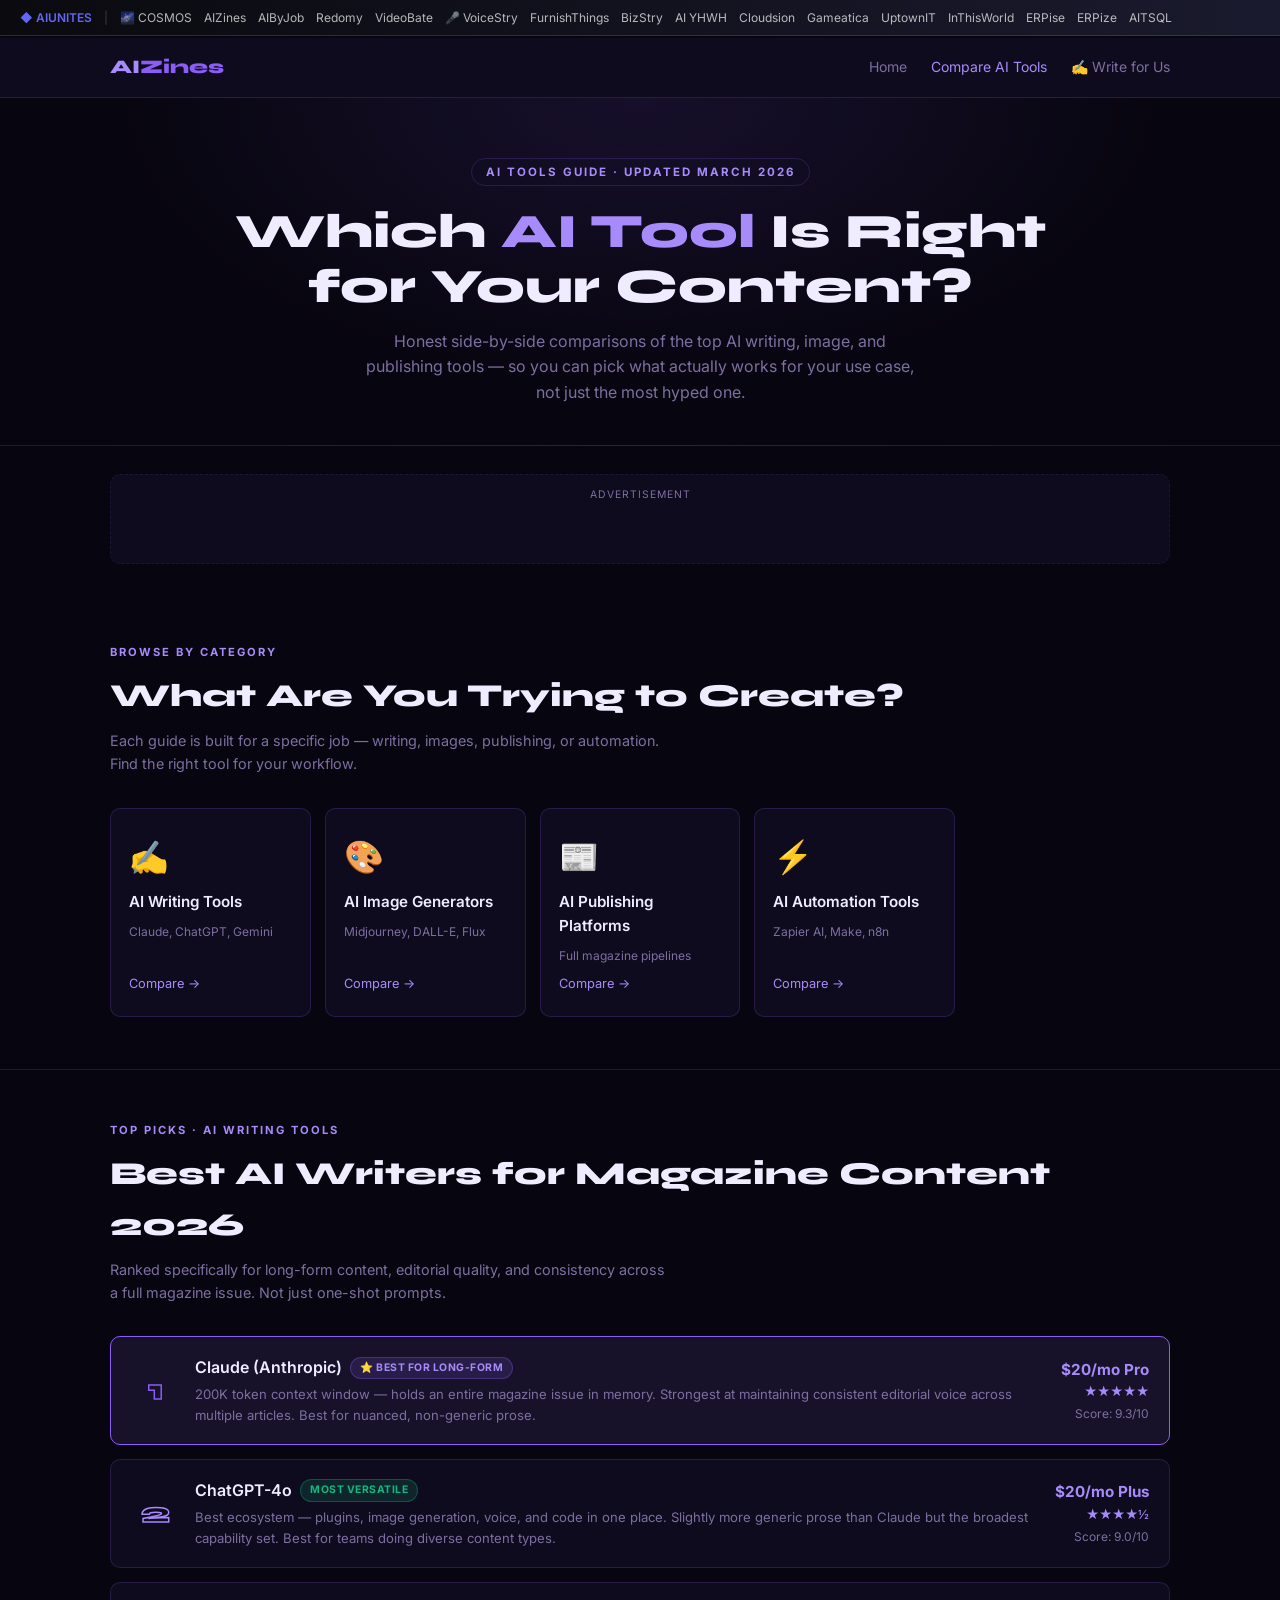
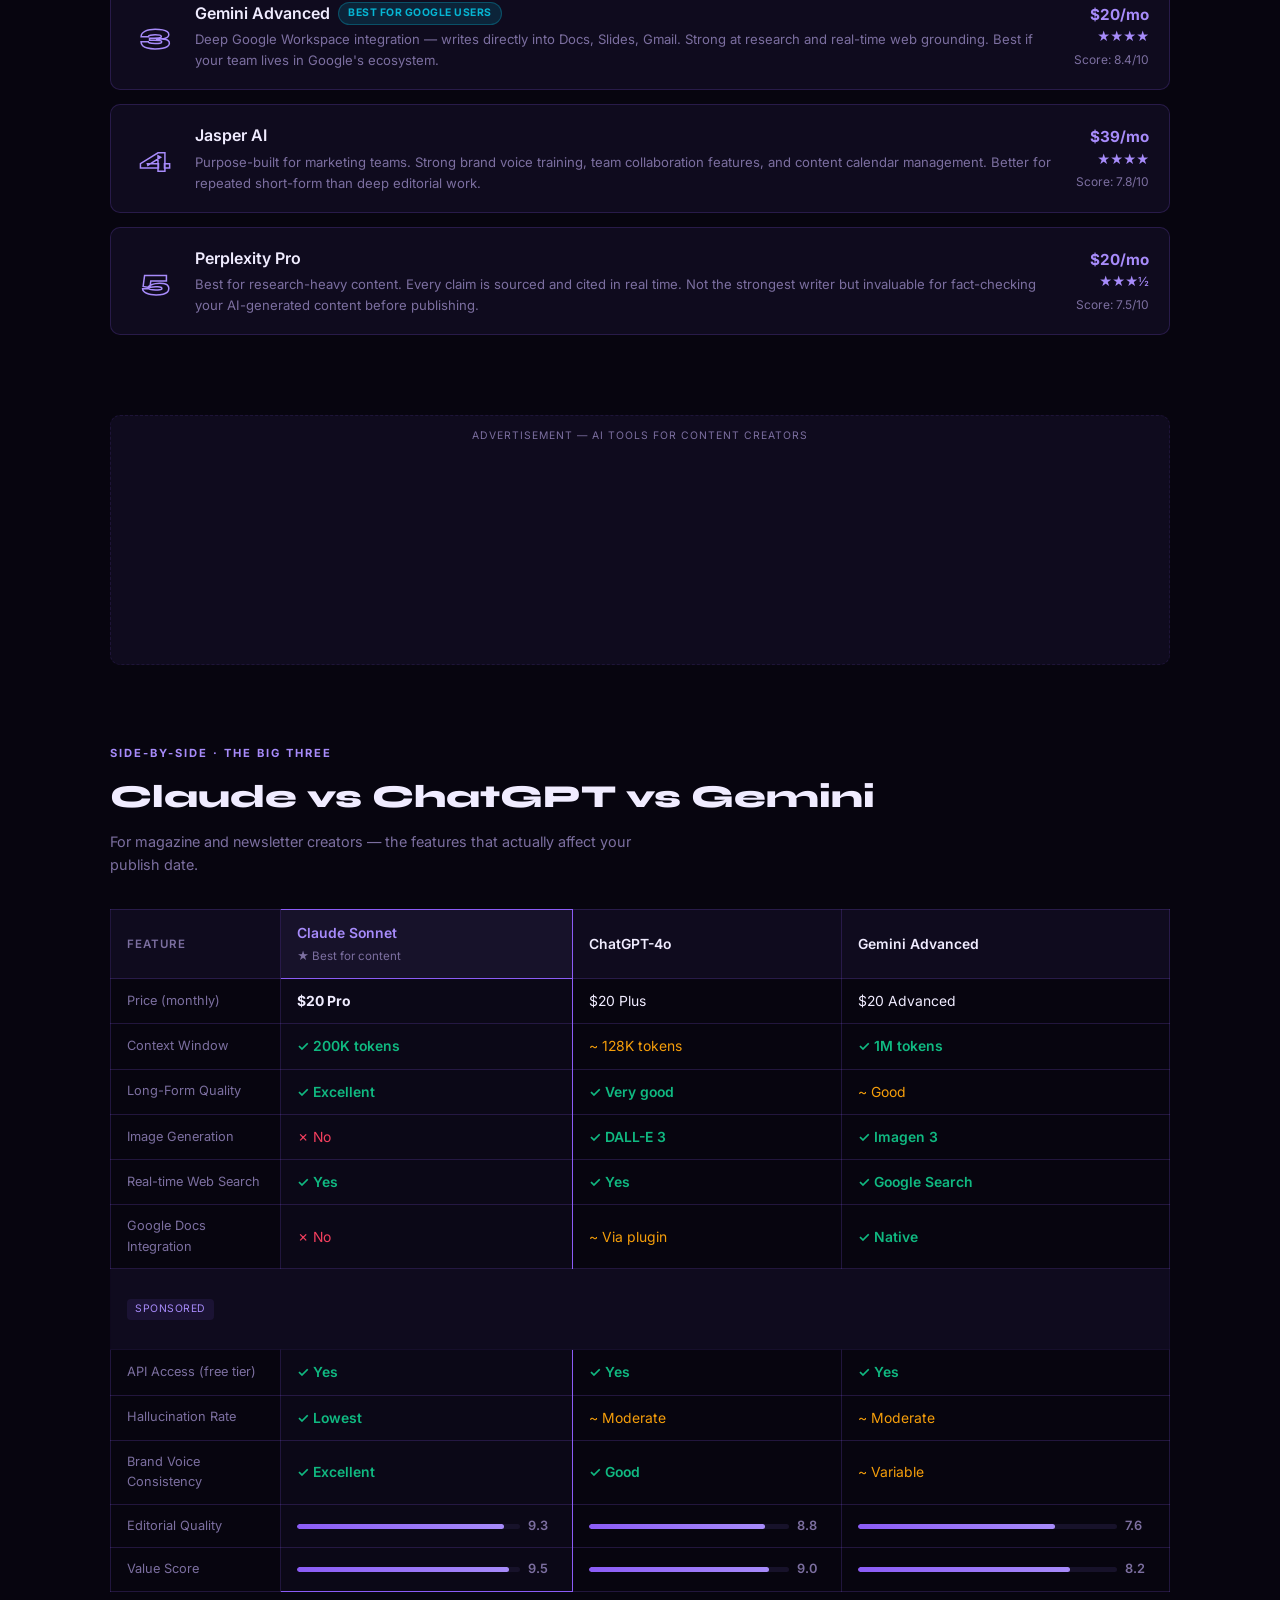
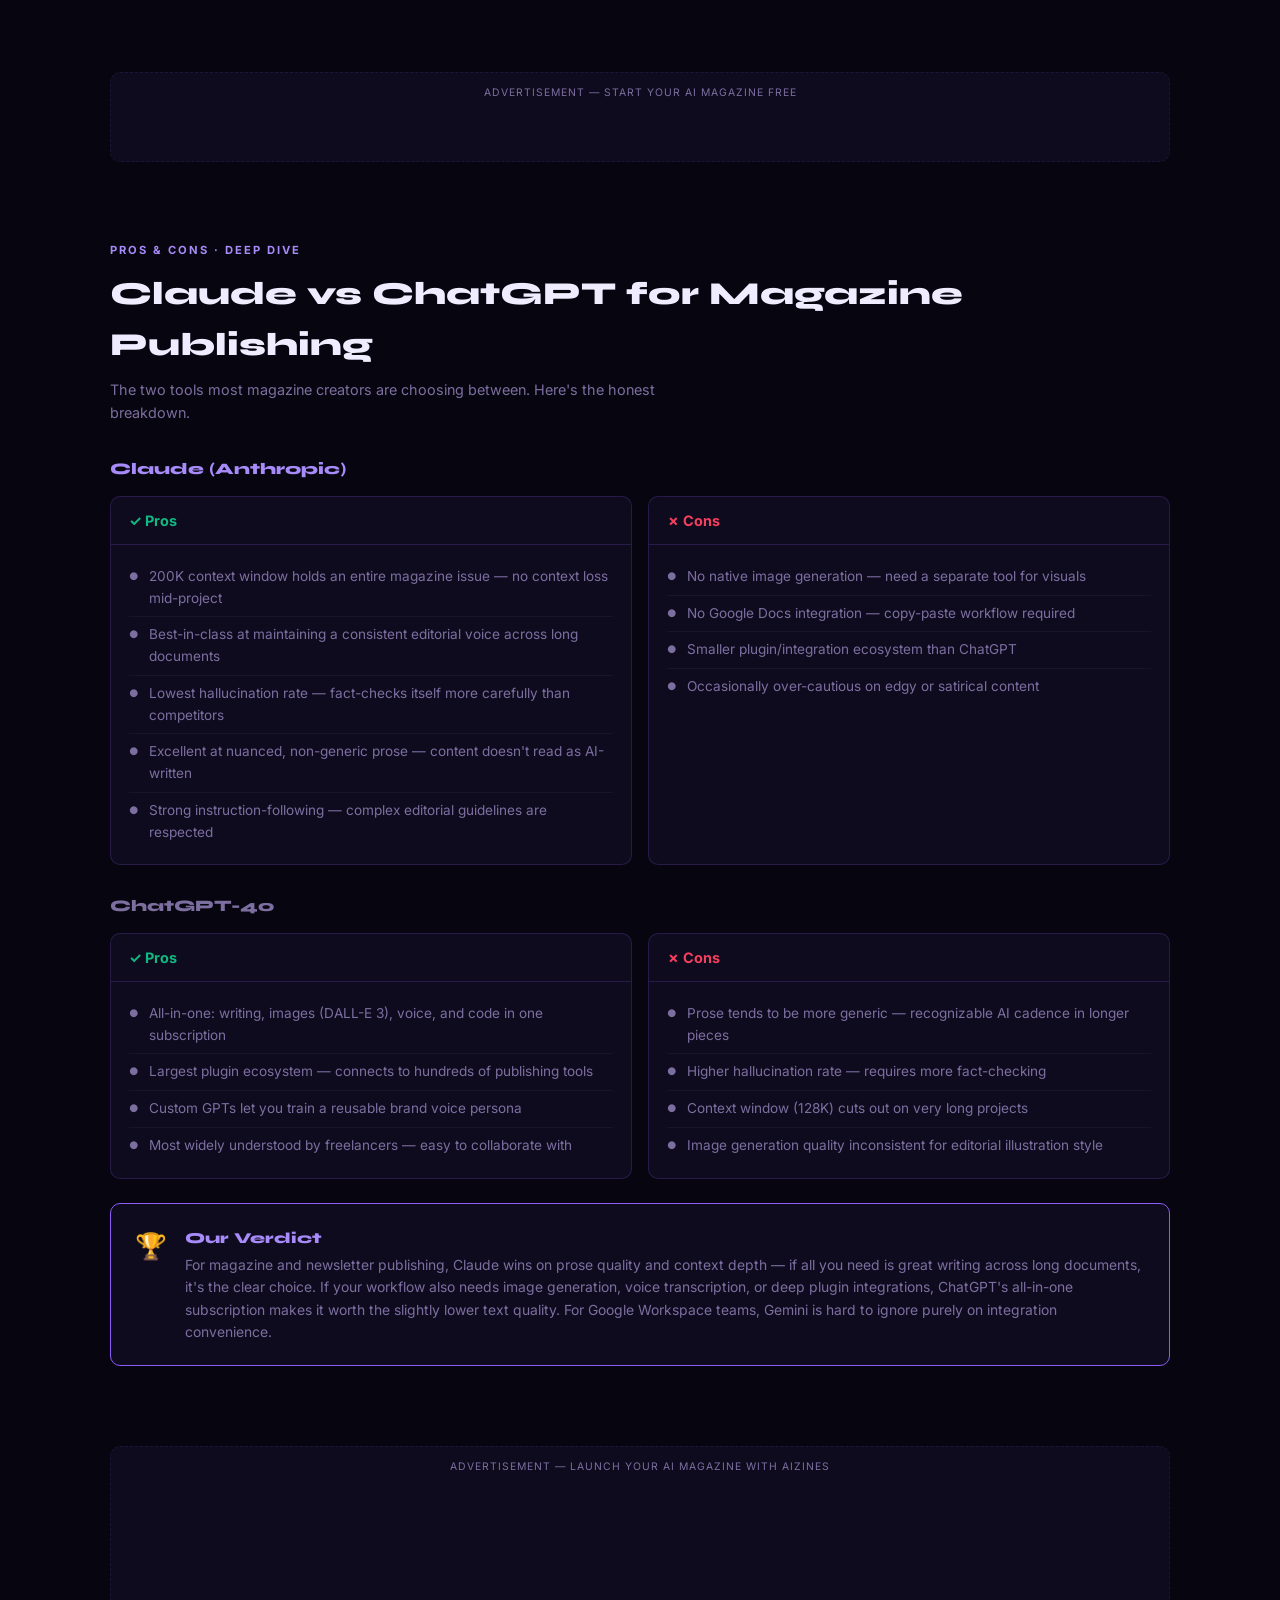
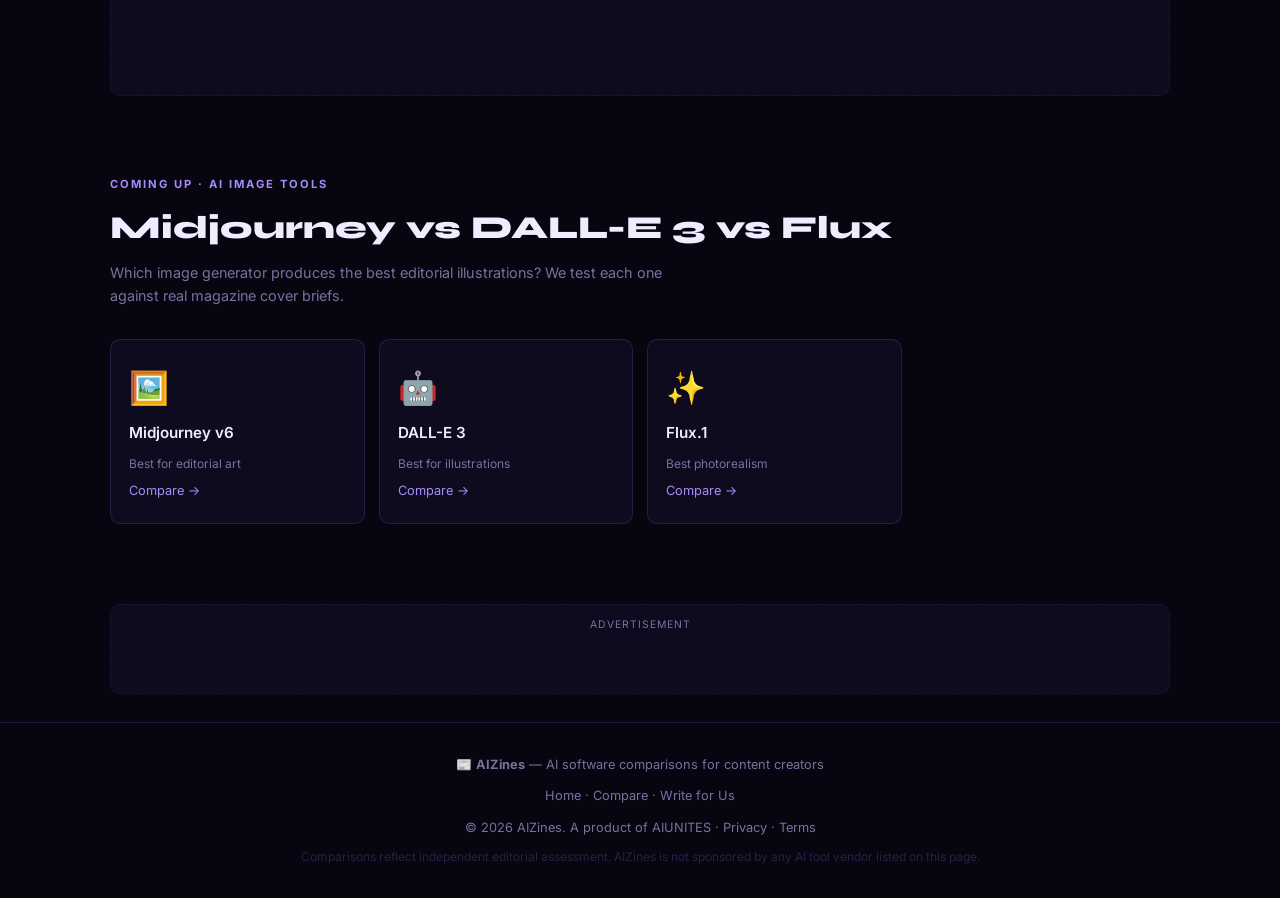
<file: compare.html>
﻿<!DOCTYPE html>
<html lang="en">
<head>
  <meta charset="UTF-8">
  <meta name="viewport" content="width=device-width, initial-scale=1.0">
  <title>Best AI Writing & Content Tools Compared 2026 | AIZines</title>
  <meta name="description" content="Expert AI software comparisons for 2026. Claude vs ChatGPT vs Gemini — side-by-side breakdowns for content creators, magazine publishers, and business users.">
  <meta name="robots" content="index, follow">
  
  <script async src="https://pagead2.googlesyndication.com/pagead/js/adsbygoogle.js?client=ca-pub-4573596965267859" crossorigin="anonymous"></script>
  <link rel="preconnect" href="https://fonts.googleapis.com">
  <link href="https://fonts.googleapis.com/css2?family=Syne:wght@600;700;800&family=Space+Mono:wght@400;700&family=Inter:wght@400;500;600&display=swap" rel="stylesheet">
  <style>
    :root{--bg:#07050f;--bg2:#0f0b1e;--bg3:#17122a;--border:rgba(139,92,246,0.2);--accent:#8b5cf6;--accent2:#a78bfa;--green:#10b981;--red:#f43f5e;--amber:#f59e0b;--cyan:#06b6d4;--text:#f0ecff;--text2:#7c6fa0;--radius:10px}
    *{margin:0;padding:0;box-sizing:border-box}
    body{font-family:'Inter',sans-serif;background:var(--bg);color:var(--text);line-height:1.6;padding-top:36px!important}
    a{color:var(--accent2);text-decoration:none}a:hover{color:#fff}
    @media(hover:hover) and (pointer:fine){}
    .container{max-width:1100px;margin:0 auto;padding:0 20px}
    .site-nav{background:var(--bg2);border-bottom:1px solid var(--border);padding:14px 0;position:sticky;top:33px;z-index:99}
    .site-nav .container{display:flex;align-items:center;justify-content:space-between}
    .nav-logo{font-family:'Syne',sans-serif;font-size:1.2rem;color:var(--accent2);font-weight:800}
    .nav-logo span{color:var(--accent)}
    .nav-links{display:flex;gap:24px;font-size:0.875rem}.nav-links a{color:var(--text2);transition:color .2s}.nav-links a:hover,.nav-links a.active{color:var(--accent2)}
    @media(max-width:640px){.nav-links{display:none}}
    .hero{padding:60px 0 40px;background:radial-gradient(ellipse at 50% 0%,rgba(139,92,246,0.12) 0%,transparent 60%);border-bottom:1px solid var(--border);text-align:center}
    .hero-eyebrow{display:inline-block;font-size:0.72rem;font-weight:700;letter-spacing:2px;text-transform:uppercase;color:var(--accent2);border:1px solid var(--border);padding:4px 14px;border-radius:20px;margin-bottom:18px}
    .hero h1{font-family:'Syne',sans-serif;font-size:clamp(2rem,5vw,3rem);font-weight:800;line-height:1.15;margin-bottom:14px}.hero h1 span{color:var(--accent2)}
    .hero p{color:var(--text2);font-size:1rem;max-width:560px;margin:0 auto}
    .ad-slot{background:var(--bg2);border:1px dashed rgba(139,92,246,0.12);border-radius:var(--radius);padding:12px;text-align:center;margin:28px 0}
    .ad-slot-label{font-size:0.65rem;color:var(--text2);text-transform:uppercase;letter-spacing:1px;margin-bottom:6px}
    .ad-leaderboard{min-height:90px}.ad-rectangle{min-height:250px}.ad-inline{min-height:90px}
    .section{padding:52px 0}.section+.section{border-top:1px solid var(--border)}
    .section-label{font-size:0.7rem;font-weight:700;letter-spacing:2px;text-transform:uppercase;color:var(--accent2);margin-bottom:8px}
    .section-title{font-family:'Syne',sans-serif;font-size:clamp(1.4rem,3vw,2rem);font-weight:800;margin-bottom:8px}.section-sub{color:var(--text2);font-size:0.9rem;margin-bottom:32px;max-width:560px}
    .category-grid{display:grid;grid-template-columns:repeat(auto-fill,minmax(190px,1fr));gap:14px}
    .category-card{background:var(--bg2);border:1px solid var(--border);border-radius:var(--radius);padding:22px 18px;transition:all .2s;text-decoration:none;display:flex;flex-direction:column;gap:8px}
    .category-card:hover{border-color:var(--accent2);background:var(--bg3);transform:translateY(-2px)}
    .category-icon{font-size:2rem}.category-name{font-weight:600;font-size:0.95rem;color:var(--text)}.category-count{font-size:0.75rem;color:var(--text2)}.category-arrow{font-size:0.8rem;color:var(--accent2);margin-top:auto}
    .top5-list{display:flex;flex-direction:column;gap:14px}
    .top5-item{background:var(--bg2);border:1px solid var(--border);border-radius:var(--radius);padding:18px 20px;display:grid;grid-template-columns:48px 1fr auto;align-items:center;gap:16px;transition:border-color .2s}
    .top5-item:hover{border-color:var(--accent2)}.top5-item.top-pick{border-color:var(--accent);background:var(--bg3)}
    .top5-rank{font-family:'Syne',sans-serif;font-size:1.8rem;font-weight:800;color:transparent;-webkit-text-stroke:1.5px var(--accent2);text-align:center;line-height:1}.top5-item.top-pick .top5-rank{-webkit-text-stroke-color:var(--accent)}
    .top5-name{font-weight:600;font-size:1rem;color:var(--text);margin-bottom:3px;display:flex;align-items:center;gap:8px;flex-wrap:wrap}
    .top5-desc{font-size:0.82rem;color:var(--text2)}.top5-meta{text-align:right;flex-shrink:0}
    .top5-price{font-weight:700;font-size:0.95rem;color:var(--accent2)}.top5-score{font-size:0.75rem;color:var(--text2);margin-top:2px}
    .stars{color:var(--accent2);font-size:0.8rem}
    .badge{display:inline-block;padding:2px 9px;border-radius:20px;font-size:0.65rem;font-weight:700;letter-spacing:.5px}
    .badge-accent{background:rgba(139,92,246,.15);color:var(--accent2);border:1px solid rgba(139,92,246,.3)}
    .badge-green{background:rgba(16,185,129,.15);color:var(--green);border:1px solid rgba(16,185,129,.3)}
    .badge-cyan{background:rgba(6,182,212,.15);color:var(--cyan);border:1px solid rgba(6,182,212,.3)}
    @media(max-width:640px){.top5-item{grid-template-columns:40px 1fr}.top5-meta{display:none}}
    .compare-wrap{overflow-x:auto;-webkit-overflow-scrolling:touch}
    .compare-table{width:100%;border-collapse:collapse;min-width:620px;font-size:0.87rem}
    .compare-table th{background:var(--bg2);border:1px solid var(--border);padding:12px 16px;font-weight:600;text-align:left}
    .compare-table th.highlight{background:var(--bg3);border-color:var(--accent);color:var(--accent2)}
    .compare-table th.col-label{width:170px;color:var(--text2);font-size:0.72rem;letter-spacing:1px;text-transform:uppercase}
    .compare-table td{border:1px solid var(--border);padding:11px 16px;vertical-align:middle}
    .compare-table td.highlight{border-left-color:var(--accent);border-right-color:var(--accent);background:rgba(139,92,246,.03)}
    .compare-table tr:last-child td.highlight{border-bottom-color:var(--accent)}
    .cell-yes{color:var(--green);font-weight:600}.cell-no{color:var(--red)}.cell-maybe{color:var(--amber)}.cell-label{color:var(--text2);font-size:0.8rem}
    .score-bar{display:flex;align-items:center;gap:8px}.score-track{flex:1;height:5px;background:var(--bg3);border-radius:3px;overflow:hidden}
    .score-fill{height:100%;border-radius:3px;background:linear-gradient(90deg,var(--accent),var(--accent2))}.score-num{font-size:0.8rem;font-weight:600;min-width:28px;color:var(--text2)}
    .ad-table-row td{background:var(--bg2);border-color:rgba(139,92,246,.06)!important;padding:10px 16px}
    .ad-table-inner{display:flex;align-items:center;gap:12px;font-size:0.75rem;color:var(--text2)}
    .ad-table-label{background:rgba(139,92,246,.1);color:var(--accent2);padding:2px 8px;border-radius:4px;font-size:0.65rem;letter-spacing:.5px;text-transform:uppercase;flex-shrink:0}
    .proscons-grid{display:grid;grid-template-columns:repeat(auto-fit,minmax(280px,1fr));gap:16px}
    .proscons-card{background:var(--bg2);border:1px solid var(--border);border-radius:var(--radius);overflow:hidden}
    .proscons-header{padding:12px 18px;font-weight:700;font-size:0.9rem;border-bottom:1px solid var(--border)}
    .proscons-header.pros{color:var(--green)}.proscons-header.cons{color:var(--red)}
    .proscons-body{padding:14px 18px}
    .proscons-item{display:flex;align-items:flex-start;gap:10px;padding:7px 0;font-size:0.85rem;border-bottom:1px solid rgba(255,255,255,0.04);color:var(--text2)}
    .proscons-item:last-child{border-bottom:none}.proscons-bullet{flex-shrink:0;margin-top:3px;font-size:0.65rem}
    .pros .proscons-bullet{color:var(--green)}.cons .proscons-bullet{color:var(--red)}
    .verdict{background:var(--bg2);border:1px solid var(--accent);border-radius:var(--radius);padding:22px 24px;margin-top:24px;display:flex;gap:18px;align-items:flex-start}
    .verdict-icon{font-size:1.6rem;flex-shrink:0}.verdict-title{font-family:'Syne',sans-serif;font-weight:800;font-size:0.95rem;color:var(--accent2);margin-bottom:4px}
    .verdict-text{font-size:0.87rem;color:var(--text2);line-height:1.6}
    footer{border-top:1px solid var(--border);padding:32px 0;text-align:center;color:var(--text2);font-size:0.8rem}
    footer a{color:var(--text2)}footer a:hover{color:var(--accent2)}
  </style>
<script async src="https://www.googletagmanager.com/gtag/js?id=G-VP15KRLV6P"></script><script>window.dataLayer=window.dataLayer||[];function gtag(){dataLayer.push(arguments);}gtag('js',new Date());gtag('config','G-VP15KRLV6P');</script><link rel="canonical" href="https://aizines.com/compare.html"><meta property="og:image" content="https://aiunites.github.io/aizines-app/images/og-image.png"><meta property="og:image:width" content="1200"><meta property="og:image:height" content="630"><script type="application/ld+json">{"@context":"https://schema.org","@type":"WebApplication","name":"AIZines","description":"AIZines is an AI-powered digital magazine creator. Create, publish, and share beautiful digital magazines using artificial intelligence.","url":"https://aizines.com/"}</script></head>
<body>
<style>.aiunites-bar{position:fixed;top:0;left:0;right:0;z-index:1100;background:linear-gradient(90deg,#0a0a0f,#1a1a2e);border-bottom:1px solid rgba(99,102,241,.3);padding:8px 0;font-size:12px}.aiunites-bar-content{max-width:1400px;margin:0 auto;padding:0 20px;display:flex;align-items:center;gap:12px;overflow-x:auto;scrollbar-width:none}.aiunites-bar-content::-webkit-scrollbar{display:none}.aiunites-bar a{color:rgba(255,255,255,.7);text-decoration:none;white-space:nowrap;transition:color .2s}.aiunites-bar a:hover{color:#fff}.aiunites-bar-brand{color:#6366f1!important;font-weight:600}.aiunites-bar-brand:hover{color:#818cf8!important}.aiunites-bar-active{color:#fff!important;text-decoration:underline;text-underline-offset:3px}.aiunites-bar-divider{color:rgba(255,255,255,.2)}.wb-arrow{display:none;position:fixed;top:0;width:36px;height:33px;align-items:center;justify-content:center;cursor:pointer;z-index:1102;border:none;padding:0;font-size:16px;line-height:1;color:rgba(255,255,255,.8);transition:color .2s,opacity .2s}.wb-arrow:hover{color:#fff}.wb-left{left:0;background:linear-gradient(90deg,#0d0d1a 55%,transparent)}.wb-right{right:0;background:linear-gradient(270deg,#0d0d1a 55%,transparent)}@media (hover:hover) and (pointer:fine){.wb-arrow{display:flex}}body{padding-top:38px!important}.nav,.site-nav,.main-nav,.landing-nav,.top-nav,nav[class*="nav"]{top:38px!important}</style>
<button class="wb-arrow wb-left" id="wb-left" aria-label="Scroll webring left">&#8249;</button>
<div class="aiunites-bar"><div class="aiunites-bar-content" id="wb-content"><a href="https://aiunites.github.io/aiunites-site/" class="aiunites-bar-brand">&#9670; AIUNITES</a><span class="aiunites-bar-divider">|</span></div></div>
<button class="wb-arrow wb-right" id="wb-right" aria-label="Scroll webring right">&#8250;</button>
<script>(function(){var IS_LOCAL=location.protocol==="file:"||location.hostname==="localhost"||location.hostname==="127.0.0.1";var BASE=IS_LOCAL?"/":"https://aiunites.github.io/";var JSON_URL=IS_LOCAL?"/aiunites-site/data/webring.json":"https://aiunites.github.io/aiunites-site/data/webring.json";var c=document.getElementById("wb-content"),l=document.getElementById("wb-left"),r=document.getElementById("wb-right");function buildBar(sites){sites.forEach(function(s){var a=document.createElement("a");a.href=(IS_LOCAL?BASE+s.repo+"/index.html":BASE+s.repo+"/");a.textContent=s.name;if(location.pathname.indexOf(s.repo)!==-1)a.className="aiunites-bar-active";c.appendChild(a);});setupArrows();}function setupArrows(){if(!c||!l||!r)return;function upd(){var atL=c.scrollLeft<8,atR=c.scrollLeft>=c.scrollWidth-c.clientWidth-8;l.style.opacity=atL?"0":"1";l.style.pointerEvents=atL?"none":"auto";r.style.opacity=atR?"0":"1";r.style.pointerEvents=atR?"none":"auto";}l.onclick=function(){c.scrollBy({left:-220,behavior:"smooth"});};r.onclick=function(){c.scrollBy({left:220,behavior:"smooth"});};c.addEventListener("scroll",upd,{passive:true});upd();}var FB=[{name:"\uD83C\uDF0C COSMOS",repo:"cosmostheopera-site"},{name:"AIZines",repo:"aizines-app"},{name:"AIByJob",repo:"aibyjob-demo"},{name:"Redomy",repo:"redomy-demo"},{name:"VideoBate",repo:"videobate-site"},{name:"\uD83C\uDFA4 VoiceStry",repo:"voicestry-site"},{name:"FurnishThings",repo:"furnishthings-site"},{name:"BizStry",repo:"bizstry-site"},{name:"AI YHWH",repo:"aiyhwh-site"},{name:"Cloudsion",repo:"cloudsion-site"},{name:"Gameatica",repo:"gameatica-site"},{name:"UptownIT",repo:"uptownit-site"},{name:"InThisWorld",repo:"inthisworld-site"},{name:"ERPise",repo:"erpise-site"},{name:"ERPize",repo:"erpize-site"},{name:"AITSQL",repo:"aitsql-site"}];fetch(JSON_URL).then(function(r){return r.json();}).then(buildBar).catch(function(){buildBar(FB);});})()</script>
<style>@media (hover:hover) and (pointer:fine){}</style>




<nav class="site-nav"><div class="container"><a href="#" class="nav-logo">AI<span>Zines</span></a><div class="nav-links"><a href="index.html">Home</a><a href="compare.html" class="active">Compare AI Tools</a><a href="write-for-us.html">✍️ Write for Us</a></div></div></nav>
<section class="hero"><div class="container"><div class="hero-eyebrow">AI Tools Guide · Updated March 2026</div><h1>Which <span>AI Tool</span> Is Right<br>for Your Content?</h1><p>Honest side-by-side comparisons of the top AI writing, image, and publishing tools — so you can pick what actually works for your use case, not just the most hyped one.</p></div></section>

<div class="container"><div class="ad-slot ad-leaderboard"><div class="ad-slot-label">Advertisement</div><ins class="adsbygoogle" style="display:block" data-ad-client="ca-pub-4573596965267859" data-ad-slot="AUTO" data-ad-format="auto" data-full-width-responsive="true"></ins><script>(adsbygoogle = window.adsbygoogle || []).push({});</script></div></div>

<section class="section" id="categories"><div class="container"><div class="section-label">Browse by Category</div><div class="section-title">What Are You Trying to Create?</div><p class="section-sub">Each guide is built for a specific job — writing, images, publishing, or automation. Find the right tool for your workflow.</p><div class="category-grid"><a href="#writing" class="category-card"><div class="category-icon">✍️</div><div class="category-name">AI Writing Tools</div><div class="category-count">Claude, ChatGPT, Gemini</div><div class="category-arrow">Compare →</div></a><a href="#image" class="category-card"><div class="category-icon">🎨</div><div class="category-name">AI Image Generators</div><div class="category-count">Midjourney, DALL-E, Flux</div><div class="category-arrow">Compare →</div></a><a href="#publishing" class="category-card"><div class="category-icon">📰</div><div class="category-name">AI Publishing Platforms</div><div class="category-count">Full magazine pipelines</div><div class="category-arrow">Compare →</div></a><a href="#automation" class="category-card"><div class="category-icon">⚡</div><div class="category-name">AI Automation Tools</div><div class="category-count">Zapier AI, Make, n8n</div><div class="category-arrow">Compare →</div></a></div></div></section>

<section class="section" id="writing"><div class="container"><div class="section-label">Top Picks · AI Writing Tools</div><div class="section-title">Best AI Writers for Magazine Content 2026</div><p class="section-sub">Ranked specifically for long-form content, editorial quality, and consistency across a full magazine issue. Not just one-shot prompts.</p><div class="top5-list">
<div class="top5-item top-pick"><div class="top5-rank">1</div><div class="top5-info"><div class="top5-name">Claude (Anthropic) <span class="badge badge-accent">⭐ BEST FOR LONG-FORM</span></div><div class="top5-desc">200K token context window — holds an entire magazine issue in memory. Strongest at maintaining consistent editorial voice across multiple articles. Best for nuanced, non-generic prose.</div></div><div class="top5-meta"><div class="top5-price">$20/mo Pro</div><div class="stars">★★★★★</div><div class="top5-score">Score: 9.3/10</div></div></div>
<div class="top5-item"><div class="top5-rank">2</div><div class="top5-info"><div class="top5-name">ChatGPT-4o <span class="badge badge-green">MOST VERSATILE</span></div><div class="top5-desc">Best ecosystem — plugins, image generation, voice, and code in one place. Slightly more generic prose than Claude but the broadest capability set. Best for teams doing diverse content types.</div></div><div class="top5-meta"><div class="top5-price">$20/mo Plus</div><div class="stars">★★★★½</div><div class="top5-score">Score: 9.0/10</div></div></div>
<div class="top5-item"><div class="top5-rank">3</div><div class="top5-info"><div class="top5-name">Gemini Advanced <span class="badge badge-cyan">BEST FOR GOOGLE USERS</span></div><div class="top5-desc">Deep Google Workspace integration — writes directly into Docs, Slides, Gmail. Strong at research and real-time web grounding. Best if your team lives in Google's ecosystem.</div></div><div class="top5-meta"><div class="top5-price">$20/mo</div><div class="stars">★★★★</div><div class="top5-score">Score: 8.4/10</div></div></div>
<div class="top5-item"><div class="top5-rank">4</div><div class="top5-info"><div class="top5-name">Jasper AI</div><div class="top5-desc">Purpose-built for marketing teams. Strong brand voice training, team collaboration features, and content calendar management. Better for repeated short-form than deep editorial work.</div></div><div class="top5-meta"><div class="top5-price">$39/mo</div><div class="stars">★★★★</div><div class="top5-score">Score: 7.8/10</div></div></div>
<div class="top5-item"><div class="top5-rank">5</div><div class="top5-info"><div class="top5-name">Perplexity Pro</div><div class="top5-desc">Best for research-heavy content. Every claim is sourced and cited in real time. Not the strongest writer but invaluable for fact-checking your AI-generated content before publishing.</div></div><div class="top5-meta"><div class="top5-price">$20/mo</div><div class="stars">★★★½</div><div class="top5-score">Score: 7.5/10</div></div></div>
</div></div></section>

<div class="container"><div class="ad-slot ad-rectangle"><div class="ad-slot-label">Advertisement — AI tools for content creators</div><ins class="adsbygoogle" style="display:block" data-ad-client="ca-pub-4573596965267859" data-ad-slot="AUTO" data-ad-format="rectangle" data-full-width-responsive="true"></ins><script>(adsbygoogle = window.adsbygoogle || []).push({});</script></div></div>

<section class="section"><div class="container"><div class="section-label">Side-by-Side · The Big Three</div><div class="section-title">Claude vs ChatGPT vs Gemini</div><p class="section-sub">For magazine and newsletter creators — the features that actually affect your publish date.</p>
<div class="compare-wrap"><table class="compare-table"><thead><tr><th class="col-label">Feature</th><th class="highlight">Claude Sonnet<br><small style="font-weight:400;color:#7c6fa0">★ Best for content</small></th><th>ChatGPT-4o</th><th>Gemini Advanced</th></tr></thead><tbody>
<tr><td class="cell-label">Price (monthly)</td><td class="highlight"><strong>$20 Pro</strong></td><td>$20 Plus</td><td>$20 Advanced</td></tr>
<tr><td class="cell-label">Context Window</td><td class="highlight"><span class="cell-yes">✓ 200K tokens</span></td><td><span class="cell-maybe">~ 128K tokens</span></td><td><span class="cell-yes">✓ 1M tokens</span></td></tr>
<tr><td class="cell-label">Long-Form Quality</td><td class="highlight"><span class="cell-yes">✓ Excellent</span></td><td><span class="cell-yes">✓ Very good</span></td><td><span class="cell-maybe">~ Good</span></td></tr>
<tr><td class="cell-label">Image Generation</td><td class="highlight"><span class="cell-no">✗ No</span></td><td><span class="cell-yes">✓ DALL-E 3</span></td><td><span class="cell-yes">✓ Imagen 3</span></td></tr>
<tr><td class="cell-label">Real-time Web Search</td><td class="highlight"><span class="cell-yes">✓ Yes</span></td><td><span class="cell-yes">✓ Yes</span></td><td><span class="cell-yes">✓ Google Search</span></td></tr>
<tr><td class="cell-label">Google Docs Integration</td><td class="highlight"><span class="cell-no">✗ No</span></td><td><span class="cell-maybe">~ Via plugin</span></td><td><span class="cell-yes">✓ Native</span></td></tr>
<tr class="ad-table-row"><td colspan="4"><div class="ad-table-inner"><span class="ad-table-label">Sponsored</span><ins class="adsbygoogle" style="display:inline-block;width:100%;height:60px" data-ad-client="ca-pub-4573596965267859" data-ad-slot="AUTO" data-ad-format="horizontal"></ins><script>(adsbygoogle = window.adsbygoogle || []).push({});</script></div></td></tr>
<tr><td class="cell-label">API Access (free tier)</td><td class="highlight"><span class="cell-yes">✓ Yes</span></td><td><span class="cell-yes">✓ Yes</span></td><td><span class="cell-yes">✓ Yes</span></td></tr>
<tr><td class="cell-label">Hallucination Rate</td><td class="highlight"><span class="cell-yes">✓ Lowest</span></td><td><span class="cell-maybe">~ Moderate</span></td><td><span class="cell-maybe">~ Moderate</span></td></tr>
<tr><td class="cell-label">Brand Voice Consistency</td><td class="highlight"><span class="cell-yes">✓ Excellent</span></td><td><span class="cell-yes">✓ Good</span></td><td><span class="cell-maybe">~ Variable</span></td></tr>
<tr><td class="cell-label">Editorial Quality</td><td class="highlight"><div class="score-bar"><div class="score-track"><div class="score-fill" style="width:93%"></div></div><span class="score-num">9.3</span></div></td><td><div class="score-bar"><div class="score-track"><div class="score-fill" style="width:88%"></div></div><span class="score-num">8.8</span></div></td><td><div class="score-bar"><div class="score-track"><div class="score-fill" style="width:76%"></div></div><span class="score-num">7.6</span></div></td></tr>
<tr><td class="cell-label">Value Score</td><td class="highlight"><div class="score-bar"><div class="score-track"><div class="score-fill" style="width:95%"></div></div><span class="score-num">9.5</span></div></td><td><div class="score-bar"><div class="score-track"><div class="score-fill" style="width:90%"></div></div><span class="score-num">9.0</span></div></td><td><div class="score-bar"><div class="score-track"><div class="score-fill" style="width:82%"></div></div><span class="score-num">8.2</span></div></td></tr>
</tbody></table></div></div></section>

<div class="container"><div class="ad-slot ad-inline"><div class="ad-slot-label">Advertisement — Start your AI magazine free</div><ins class="adsbygoogle" style="display:block" data-ad-client="ca-pub-4573596965267859" data-ad-slot="AUTO" data-ad-format="auto" data-full-width-responsive="true"></ins><script>(adsbygoogle = window.adsbygoogle || []).push({});</script></div></div>

<section class="section"><div class="container"><div class="section-label">Pros & Cons · Deep Dive</div><div class="section-title">Claude vs ChatGPT for Magazine Publishing</div><p class="section-sub">The two tools most magazine creators are choosing between. Here's the honest breakdown.</p>
<h3 style="font-family:'Syne',sans-serif;font-weight:800;font-size:1rem;margin-bottom:14px;color:var(--accent2)">Claude (Anthropic)</h3>
<div class="proscons-grid" style="margin-bottom:28px"><div class="proscons-card"><div class="proscons-header pros">✓ Pros</div><div class="proscons-body"><div class="proscons-item"><span class="proscons-bullet">●</span>200K context window holds an entire magazine issue — no context loss mid-project</div><div class="proscons-item"><span class="proscons-bullet">●</span>Best-in-class at maintaining a consistent editorial voice across long documents</div><div class="proscons-item"><span class="proscons-bullet">●</span>Lowest hallucination rate — fact-checks itself more carefully than competitors</div><div class="proscons-item"><span class="proscons-bullet">●</span>Excellent at nuanced, non-generic prose — content doesn't read as AI-written</div><div class="proscons-item"><span class="proscons-bullet">●</span>Strong instruction-following — complex editorial guidelines are respected</div></div></div><div class="proscons-card"><div class="proscons-header cons">✗ Cons</div><div class="proscons-body"><div class="proscons-item"><span class="proscons-bullet">●</span>No native image generation — need a separate tool for visuals</div><div class="proscons-item"><span class="proscons-bullet">●</span>No Google Docs integration — copy-paste workflow required</div><div class="proscons-item"><span class="proscons-bullet">●</span>Smaller plugin/integration ecosystem than ChatGPT</div><div class="proscons-item"><span class="proscons-bullet">●</span>Occasionally over-cautious on edgy or satirical content</div></div></div></div>
<h3 style="font-family:'Syne',sans-serif;font-weight:800;font-size:1rem;margin-bottom:14px;color:var(--text2)">ChatGPT-4o</h3>
<div class="proscons-grid"><div class="proscons-card"><div class="proscons-header pros">✓ Pros</div><div class="proscons-body"><div class="proscons-item"><span class="proscons-bullet">●</span>All-in-one: writing, images (DALL-E 3), voice, and code in one subscription</div><div class="proscons-item"><span class="proscons-bullet">●</span>Largest plugin ecosystem — connects to hundreds of publishing tools</div><div class="proscons-item"><span class="proscons-bullet">●</span>Custom GPTs let you train a reusable brand voice persona</div><div class="proscons-item"><span class="proscons-bullet">●</span>Most widely understood by freelancers — easy to collaborate with</div></div></div><div class="proscons-card"><div class="proscons-header cons">✗ Cons</div><div class="proscons-body"><div class="proscons-item"><span class="proscons-bullet">●</span>Prose tends to be more generic — recognizable AI cadence in longer pieces</div><div class="proscons-item"><span class="proscons-bullet">●</span>Higher hallucination rate — requires more fact-checking</div><div class="proscons-item"><span class="proscons-bullet">●</span>Context window (128K) cuts out on very long projects</div><div class="proscons-item"><span class="proscons-bullet">●</span>Image generation quality inconsistent for editorial illustration style</div></div></div></div>
<div class="verdict"><div class="verdict-icon">🏆</div><div><div class="verdict-title">Our Verdict</div><div class="verdict-text">For magazine and newsletter publishing, Claude wins on prose quality and context depth — if all you need is great writing across long documents, it's the clear choice. If your workflow also needs image generation, voice transcription, or deep plugin integrations, ChatGPT's all-in-one subscription makes it worth the slightly lower text quality. For Google Workspace teams, Gemini is hard to ignore purely on integration convenience.</div></div></div>
</div></section>

<div class="container"><div class="ad-slot ad-rectangle"><div class="ad-slot-label">Advertisement — Launch your AI magazine with AIZines</div><ins class="adsbygoogle" style="display:block" data-ad-client="ca-pub-4573596965267859" data-ad-slot="AUTO" data-ad-format="auto" data-full-width-responsive="true"></ins><script>(adsbygoogle = window.adsbygoogle || []).push({});</script></div></div>

<section class="section" id="image"><div class="container"><div class="section-label">Coming Up · AI Image Tools</div><div class="section-title">Midjourney vs DALL-E 3 vs Flux</div><p class="section-sub">Which image generator produces the best editorial illustrations? We test each one against real magazine cover briefs.</p><div class="category-grid" style="grid-template-columns:repeat(auto-fill,minmax(220px,1fr))"><a href="#" class="category-card"><div class="category-icon">🖼️</div><div class="category-name">Midjourney v6</div><div class="category-count">Best for editorial art</div><div class="category-arrow">Compare →</div></a><a href="#" class="category-card"><div class="category-icon">🤖</div><div class="category-name">DALL-E 3</div><div class="category-count">Best for illustrations</div><div class="category-arrow">Compare →</div></a><a href="#" class="category-card"><div class="category-icon">✨</div><div class="category-name">Flux.1</div><div class="category-count">Best photorealism</div><div class="category-arrow">Compare →</div></a></div></div></section>

<div class="container"><div class="ad-slot ad-leaderboard"><div class="ad-slot-label">Advertisement</div><ins class="adsbygoogle" style="display:block" data-ad-client="ca-pub-4573596965267859" data-ad-slot="AUTO" data-ad-format="auto" data-full-width-responsive="true"></ins><script>(adsbygoogle = window.adsbygoogle || []).push({});</script></div></div>
<footer><div class="container"><p style="margin-bottom:10px">📰 <strong>AIZines</strong> — AI software comparisons for content creators</p><p><a href="index.html">Home</a> · <a href="compare.html">Compare</a> · <a href="write-for-us.html">Write for Us</a></p><p style="margin-top:12px">© 2026 AIZines. A product of <a href="https://aiunites.github.io/aiunites-site">AIUNITES</a> · <a href="https://aiunites.github.io/aiunites-site/legal.html#privacy">Privacy</a> · <a href="https://aiunites.github.io/aiunites-site/legal.html#terms">Terms</a></p><p style="margin-top:8px;font-size:0.75rem;color:#2a1f45">Comparisons reflect independent editorial assessment. AIZines is not sponsored by any AI tool vendor listed on this page.</p></div></footer>
</body>
</html>
</file>
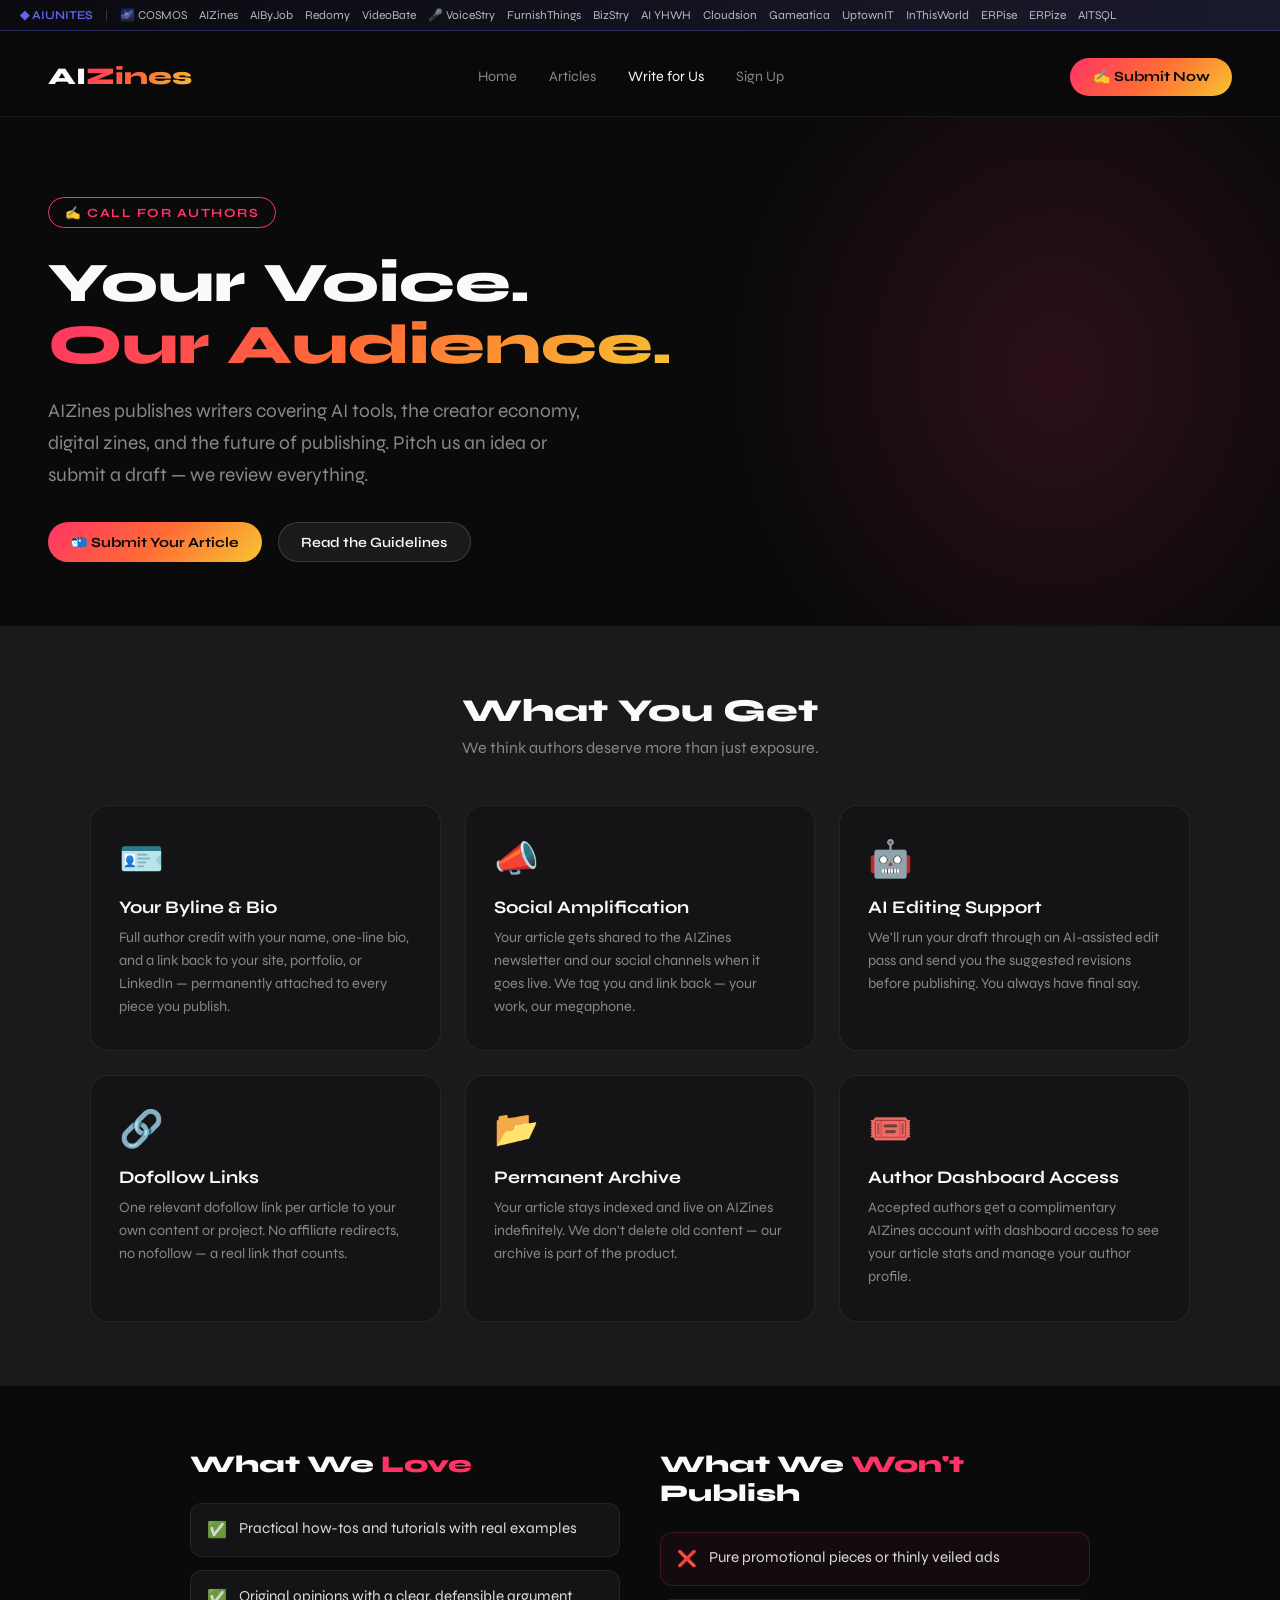
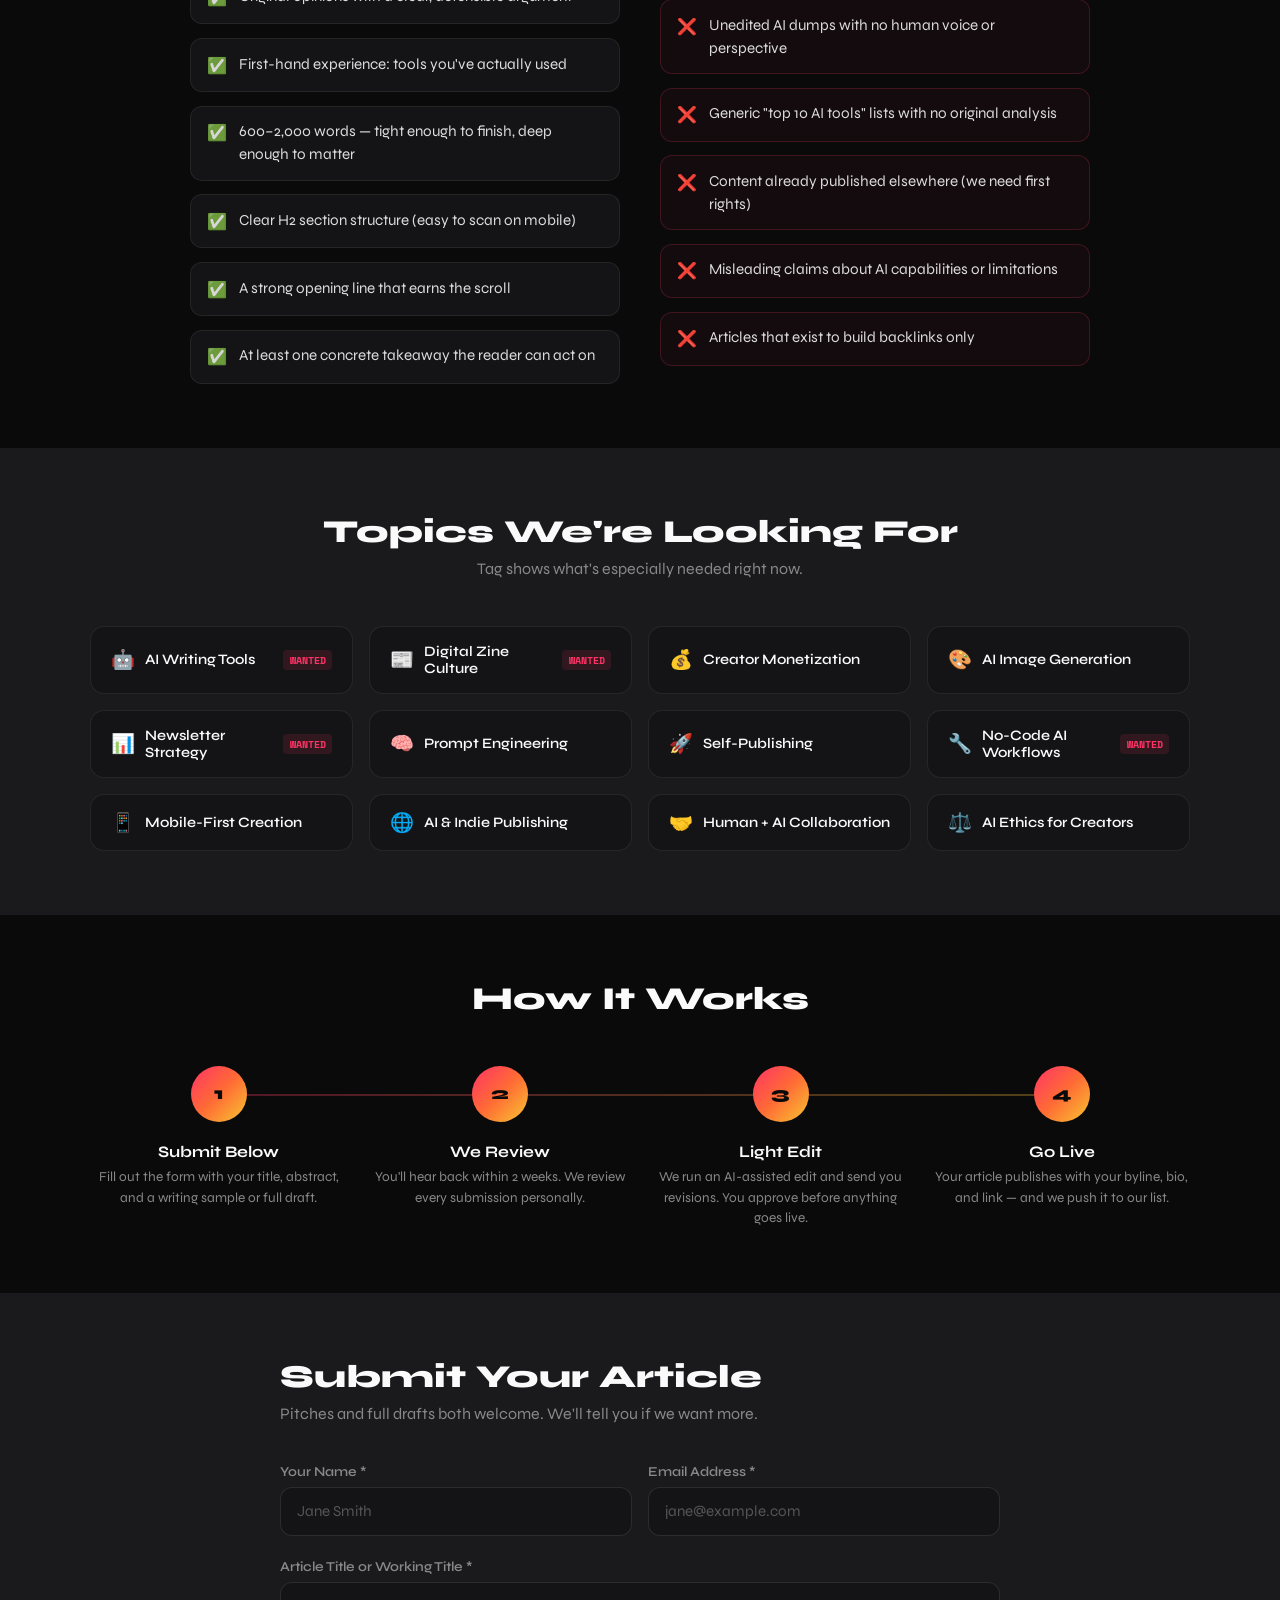
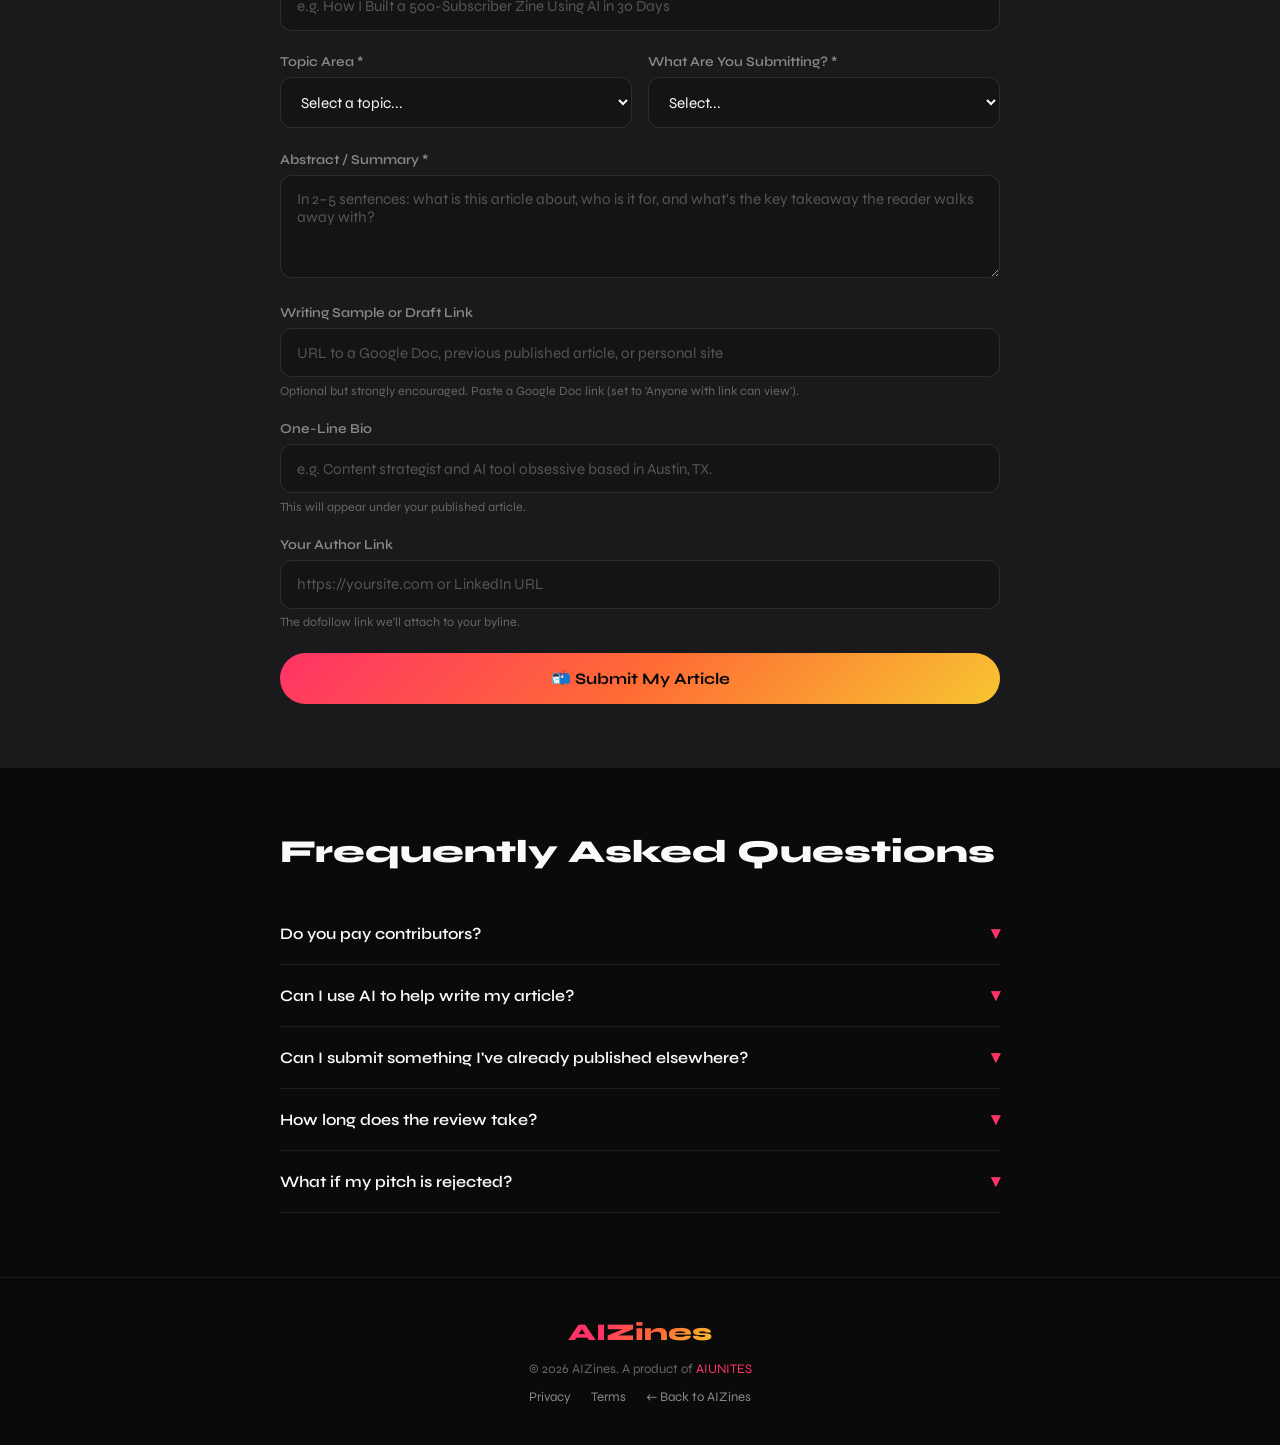
<file: write-for-us.html>
﻿<!DOCTYPE html>
<html lang="en">
<head>
  <meta charset="UTF-8">

  <!-- Google Analytics 4 -->
  <script async src="https://www.googletagmanager.com/gtag/js?id=G-VP15KRLV6P"></script>
  <script>
    window.dataLayer = window.dataLayer || [];
    function gtag(){dataLayer.push(arguments);}
    gtag('js', new Date());
    gtag('config', 'G-VP15KRLV6P');
  </script>

  <meta name="viewport" content="width=device-width, initial-scale=1.0">
  <title>Write for AIZines | Call for Authors | Submit Your Article</title>
  <meta name="description" content="Write for AIZines — pitch or submit an article about AI, digital publishing, zines, or the creator economy. Get published, get your byline, and reach a growing AI-curious audience.">
  <meta name="keywords" content="write for us, submit article, AI magazine contributor, zine author, call for submissions, guest post AI">
  <meta name="author" content="AIZines">
  <meta name="robots" content="index, follow">
  

  <meta property="og:type" content="website">
  <meta property="og:url" content="https://aiunites.github.io/aizines-app/write-for-us.html">
  <meta property="og:title" content="Write for AIZines | Call for Authors">
  <meta property="og:description" content="Submit an article to AIZines. We publish writers covering AI tools, digital zines, the creator economy, and the future of publishing.">
  <meta property="og:image" content="https://aiunites.github.io/aizines-app/images/og-image.png">

  <meta name="theme-color" content="#ff3366">

  <link rel="preconnect" href="https://fonts.googleapis.com">
  <link rel="preconnect" href="https://fonts.gstatic.com" crossorigin>
  <link href="https://fonts.googleapis.com/css2?family=Space+Mono:wght@400;700&family=Syne:wght@400;600;700;800&display=swap" rel="stylesheet">
  <link rel="icon" href="data:image/svg+xml,<svg xmlns='http://www.w3.org/2000/svg' viewBox='0 0 100 100'><text y='.9em' font-size='90'>✍️</text></svg>">

  <style>
    :root {
      --black: #0a0a0b;
      --white: #fafafa;
      --accent: #ff3366;
      --accent-glow: rgba(255,51,102,0.4);
      --gray: #888;
      --dark-gray: #1a1a1c;
      --card-bg: #141416;
      --gradient-1: linear-gradient(135deg, #ff3366 0%, #ff6b35 50%, #f7c531 100%);
    }
    * { margin: 0; padding: 0; box-sizing: border-box; }
    body { font-family: 'Syne', sans-serif; background: var(--black); color: var(--white); min-height: 100vh; overflow-x: hidden; }
    a { color: inherit; text-decoration: none; }

    /* ── WEBRING ── */
    @media (hover:hover) and (pointer:fine){}
    body{padding-top:36px}

    /* ── NAV ── */
    .nav {
      display: flex; justify-content: space-between; align-items: center;
      padding: 1.25rem 3rem; position: sticky; top: 36px; z-index: 900;
      background: rgba(10,10,11,0.95); backdrop-filter: blur(20px);
      border-bottom: 1px solid rgba(255,255,255,0.06);
    }
    .logo { font-weight: 800; font-size: 1.5rem; cursor: pointer; }
    .logo span { background: var(--gradient-1); -webkit-background-clip: text; -webkit-text-fill-color: transparent; }
    .nav-links { display: flex; align-items: center; gap: 2rem; }
    .nav-links a { font-size: 0.9rem; color: var(--gray); transition: color 0.2s; }
    .nav-links a:hover, .nav-links a.active { color: var(--white); }
    .btn-primary {
      background: var(--gradient-1); color: var(--black); padding: 0.65rem 1.4rem;
      border-radius: 100px; font-weight: 700; font-size: 0.88rem; border: none;
      cursor: pointer; font-family: 'Syne', sans-serif; display: inline-flex;
      align-items: center; gap: 0.4rem; transition: all 0.2s ease;
    }
    .btn-primary:hover { transform: translateY(-2px); box-shadow: 0 8px 25px var(--accent-glow); }
    .btn-secondary {
      background: var(--dark-gray); color: var(--white); padding: 0.65rem 1.4rem;
      border-radius: 100px; font-weight: 600; font-size: 0.88rem;
      border: 1px solid rgba(255,255,255,0.15); cursor: pointer;
      font-family: 'Syne', sans-serif; display: inline-flex; align-items: center; gap: 0.4rem;
      transition: all 0.2s ease; text-decoration: none;
    }
    .btn-secondary:hover { background: rgba(255,255,255,0.1); }

    /* ── HERO ── */
    .hero {
      padding: 5rem 3rem 4rem; position: relative; overflow: hidden;
      border-bottom: 1px solid rgba(255,255,255,0.06);
    }
    .hero::before {
      content: ''; position: absolute; top: -30%; right: -10%;
      width: 55%; height: 160%;
      background: radial-gradient(ellipse, var(--accent-glow) 0%, transparent 65%);
      opacity: 0.35; pointer-events: none;
    }
    .hero-inner { max-width: 700px; position: relative; z-index: 1; }
    .hero-badge {
      display: inline-flex; align-items: center; gap: 0.5rem;
      padding: 0.45rem 1rem; border: 1px solid var(--accent); border-radius: 100px;
      font-size: 0.78rem; font-weight: 700; color: var(--accent);
      text-transform: uppercase; letter-spacing: 1.5px; margin-bottom: 1.5rem;
    }
    .hero h1 { font-size: clamp(2.25rem, 5vw, 3.5rem); font-weight: 800; line-height: 1.1; margin-bottom: 1.25rem; }
    .gradient-text { background: var(--gradient-1); -webkit-background-clip: text; -webkit-text-fill-color: transparent; }
    .hero-sub { font-size: 1.2rem; color: var(--gray); line-height: 1.65; margin-bottom: 2rem; max-width: 560px; }
    .hero-cta { display: flex; gap: 1rem; flex-wrap: wrap; }

    /* ── PERKS ── */
    .perks { padding: 4rem 3rem; background: var(--dark-gray); }
    .perks-header { text-align: center; margin-bottom: 3rem; }
    .perks-header h2 { font-size: 2rem; font-weight: 800; margin-bottom: 0.5rem; }
    .perks-header p { color: var(--gray); }
    .perks-grid { display: grid; grid-template-columns: repeat(3, 1fr); gap: 1.5rem; max-width: 1100px; margin: 0 auto; }
    .perk-card {
      background: var(--card-bg); border: 1px solid rgba(255,255,255,0.07);
      border-radius: 18px; padding: 2rem 1.75rem; transition: all 0.3s ease;
    }
    .perk-card:hover { transform: translateY(-4px); border-color: rgba(255,255,255,0.15); }
    .perk-icon { font-size: 2.25rem; margin-bottom: 1rem; }
    .perk-card h3 { font-size: 1.1rem; font-weight: 700; margin-bottom: 0.5rem; }
    .perk-card p { font-size: 0.9rem; color: var(--gray); line-height: 1.6; }

    /* ── GUIDELINES ── */
    .guidelines { padding: 4rem 3rem; }
    .guidelines-inner { max-width: 900px; margin: 0 auto; display: grid; grid-template-columns: 1fr 1fr; gap: 2.5rem; }
    .guide-block h2 { font-size: 1.5rem; font-weight: 800; margin-bottom: 1.5rem; }
    .guide-block h2 .accent { color: var(--accent); }
    .guide-list { list-style: none; display: flex; flex-direction: column; gap: 0.85rem; }
    .guide-list li {
      display: flex; gap: 0.75rem; font-size: 0.95rem; color: rgba(255,255,255,0.85); line-height: 1.5;
      padding: 0.85rem 1rem; background: var(--card-bg);
      border: 1px solid rgba(255,255,255,0.07); border-radius: 12px;
    }
    .guide-list li .li-icon { font-size: 1rem; flex-shrink: 0; margin-top: 1px; }
    .guide-list.bad li { border-color: rgba(244,63,94,0.2); background: rgba(244,63,94,0.04); }
    .guide-list.bad .li-icon { color: #f43f5e; }

    /* ── TOPICS ── */
    .topics { padding: 4rem 3rem; background: var(--dark-gray); }
    .topics-header { text-align: center; margin-bottom: 3rem; }
    .topics-header h2 { font-size: 2rem; font-weight: 800; margin-bottom: 0.5rem; }
    .topics-header p { color: var(--gray); }
    .topics-grid { display: grid; grid-template-columns: repeat(auto-fill, minmax(220px, 1fr)); gap: 1rem; max-width: 1100px; margin: 0 auto; }
    .topic-chip {
      display: flex; align-items: center; gap: 0.6rem;
      padding: 1rem 1.25rem; background: var(--card-bg);
      border: 1px solid rgba(255,255,255,0.08); border-radius: 14px;
      font-size: 0.9rem; font-weight: 600; transition: all 0.25s ease; cursor: default;
    }
    .topic-chip:hover { border-color: var(--accent); background: rgba(255,51,102,0.07); }
    .topic-chip .tc-icon { font-size: 1.2rem; }
    .looking-tag {
      margin-left: auto; font-size: 0.65rem; font-family: 'Space Mono', monospace;
      color: var(--accent); background: rgba(255,51,102,0.12);
      padding: 0.15rem 0.4rem; border-radius: 4px; font-weight: 700;
    }

    /* ── PROCESS ── */
    .process { padding: 4rem 3rem; }
    .process-header { text-align: center; margin-bottom: 3rem; }
    .process-header h2 { font-size: 2rem; font-weight: 800; margin-bottom: 0.5rem; }
    .process-steps { display: grid; grid-template-columns: repeat(4, 1fr); gap: 1.5rem; max-width: 1100px; margin: 0 auto; position: relative; }
    .process-steps::before {
      content: ''; position: absolute; top: 28px; left: 12%; right: 12%; height: 2px;
      background: linear-gradient(90deg, var(--accent), #f7c531);
      opacity: 0.3;
    }
    .step { text-align: center; position: relative; }
    .step-num {
      width: 56px; height: 56px; border-radius: 50%; margin: 0 auto 1.25rem;
      background: var(--gradient-1); display: flex; align-items: center; justify-content: center;
      font-weight: 800; font-size: 1.1rem; color: var(--black); position: relative; z-index: 1;
    }
    .step h3 { font-size: 1rem; font-weight: 700; margin-bottom: 0.4rem; }
    .step p { font-size: 0.85rem; color: var(--gray); line-height: 1.5; }

    /* ── FORM ── */
    .submit-section { padding: 4rem 3rem; background: var(--dark-gray); }
    .submit-inner { max-width: 720px; margin: 0 auto; }
    .submit-inner h2 { font-size: 2rem; font-weight: 800; margin-bottom: 0.5rem; }
    .submit-inner > p { color: var(--gray); margin-bottom: 2.5rem; }
    .form-group { margin-bottom: 1.4rem; }
    .form-group label { display: block; font-size: 0.85rem; color: var(--gray); margin-bottom: 0.45rem; font-weight: 600; }
    .form-group input,
    .form-group select,
    .form-group textarea {
      width: 100%; padding: 0.9rem 1rem;
      background: var(--card-bg); border: 1px solid rgba(255,255,255,0.1);
      border-radius: 12px; color: var(--white); font-family: 'Syne', sans-serif;
      font-size: 0.95rem; outline: none; transition: border-color 0.2s;
    }
    .form-group input:focus,
    .form-group select:focus,
    .form-group textarea:focus { border-color: var(--accent); }
    .form-group input::placeholder,
    .form-group textarea::placeholder { color: #555; }
    .form-group select option { background: var(--card-bg); }
    .form-row { display: grid; grid-template-columns: 1fr 1fr; gap: 1rem; }
    .form-hint { font-size: 0.78rem; color: #666; margin-top: 0.35rem; display: block; }
    .form-submit { margin-top: 1.5rem; }
    .btn-primary.full { width: 100%; font-size: 1rem; padding: 1rem; justify-content: center; }
    .success-msg {
      display: none; text-align: center; padding: 2rem;
      background: rgba(74,222,128,0.08); border: 1px solid rgba(74,222,128,0.3);
      border-radius: 16px; margin-top: 1rem;
    }
    .success-msg .check { font-size: 2.5rem; margin-bottom: 0.75rem; }
    .success-msg h3 { font-size: 1.3rem; margin-bottom: 0.5rem; color: #4ade80; }
    .success-msg p { color: var(--gray); font-size: 0.95rem; }

    /* ── FAQ ── */
    .faq { padding: 4rem 3rem; }
    .faq-inner { max-width: 720px; margin: 0 auto; }
    .faq-inner h2 { font-size: 2rem; font-weight: 800; margin-bottom: 2rem; }
    .faq-item { border-bottom: 1px solid rgba(255,255,255,0.08); }
    .faq-q {
      width: 100%; text-align: left; padding: 1.25rem 0; background: none; border: none;
      color: var(--white); font-family: 'Syne', sans-serif; font-size: 1rem; font-weight: 600;
      cursor: pointer; display: flex; justify-content: space-between; align-items: center; gap: 1rem;
    }
    .faq-q .chevron { color: var(--accent); font-size: 1.1rem; transition: transform 0.2s; flex-shrink: 0; }
    .faq-q.open .chevron { transform: rotate(180deg); }
    .faq-a { display: none; padding-bottom: 1.25rem; font-size: 0.95rem; color: var(--gray); line-height: 1.7; }
    .faq-a.open { display: block; }

    /* ── FOOTER ── */
    .footer {
      padding: 2.5rem 3rem; text-align: center;
      border-top: 1px solid rgba(255,255,255,0.07);
    }
    .footer .logo { margin-bottom: 0.5rem; display: inline-block; }
    .footer p { font-size: 0.82rem; color: #666; margin-top: 0.35rem; }
    .footer a { color: var(--accent); }
    .footer-links { margin-top: 0.75rem; display: flex; gap: 1.25rem; justify-content: center; }
    .footer-links a { color: var(--gray); font-size: 0.82rem; }
    .footer-links a:hover { color: var(--white); }

    /* ── RESPONSIVE ── */
    @media (max-width: 900px) {
      .perks-grid { grid-template-columns: 1fr 1fr; }
      .guidelines-inner { grid-template-columns: 1fr; }
      .process-steps { grid-template-columns: 1fr 1fr; }
      .process-steps::before { display: none; }
    }
    @media (max-width: 640px) {
      .hero, .perks, .guidelines, .topics, .process, .submit-section, .faq, .footer { padding-left: 1.5rem; padding-right: 1.5rem; }
      .nav { padding: 1rem 1.5rem; }
      .nav-links { display: none; }
      .perks-grid, .process-steps { grid-template-columns: 1fr; }
      .form-row { grid-template-columns: 1fr; }
      .hero-cta { flex-direction: column; }
      .hero-cta a, .hero-cta button { width: 100%; text-align: center; justify-content: center; }
    }
  </style>
<link rel="canonical" href="https://aizines.com/write-for-us.html"><script type="application/ld+json">{"@context":"https://schema.org","@type":"WebApplication","name":"AIZines","description":"AIZines is an AI-powered digital magazine creator. Create, publish, and share beautiful digital magazines using artificial intelligence.","url":"https://aizines.com/"}</script></head>
<body>
<style>.aiunites-bar{position:fixed;top:0;left:0;right:0;z-index:1100;background:linear-gradient(90deg,#0a0a0f,#1a1a2e);border-bottom:1px solid rgba(99,102,241,.3);padding:8px 0;font-size:12px}.aiunites-bar-content{max-width:1400px;margin:0 auto;padding:0 20px;display:flex;align-items:center;gap:12px;overflow-x:auto;scrollbar-width:none}.aiunites-bar-content::-webkit-scrollbar{display:none}.aiunites-bar a{color:rgba(255,255,255,.7);text-decoration:none;white-space:nowrap;transition:color .2s}.aiunites-bar a:hover{color:#fff}.aiunites-bar-brand{color:#6366f1!important;font-weight:600}.aiunites-bar-brand:hover{color:#818cf8!important}.aiunites-bar-active{color:#fff!important;text-decoration:underline;text-underline-offset:3px}.aiunites-bar-divider{color:rgba(255,255,255,.2)}.wb-arrow{display:none;position:fixed;top:0;width:36px;height:33px;align-items:center;justify-content:center;cursor:pointer;z-index:1102;border:none;padding:0;font-size:16px;line-height:1;color:rgba(255,255,255,.8);transition:color .2s,opacity .2s}.wb-arrow:hover{color:#fff}.wb-left{left:0;background:linear-gradient(90deg,#0d0d1a 55%,transparent)}.wb-right{right:0;background:linear-gradient(270deg,#0d0d1a 55%,transparent)}@media (hover:hover) and (pointer:fine){.wb-arrow{display:flex}}body{padding-top:38px!important}.nav,.site-nav,.main-nav,.landing-nav,.top-nav,nav[class*="nav"]{top:38px!important}</style>
<button class="wb-arrow wb-left" id="wb-left" aria-label="Scroll webring left">&#8249;</button>
<div class="aiunites-bar"><div class="aiunites-bar-content" id="wb-content"><a href="https://aiunites.github.io/aiunites-site/" class="aiunites-bar-brand">&#9670; AIUNITES</a><span class="aiunites-bar-divider">|</span></div></div>
<button class="wb-arrow wb-right" id="wb-right" aria-label="Scroll webring right">&#8250;</button>
<script>(function(){var IS_LOCAL=location.protocol==="file:"||location.hostname==="localhost"||location.hostname==="127.0.0.1";var BASE=IS_LOCAL?"/":"https://aiunites.github.io/";var JSON_URL=IS_LOCAL?"/aiunites-site/data/webring.json":"https://aiunites.github.io/aiunites-site/data/webring.json";var c=document.getElementById("wb-content"),l=document.getElementById("wb-left"),r=document.getElementById("wb-right");function buildBar(sites){sites.forEach(function(s){var a=document.createElement("a");a.href=(IS_LOCAL?BASE+s.repo+"/index.html":BASE+s.repo+"/");a.textContent=s.name;if(location.pathname.indexOf(s.repo)!==-1)a.className="aiunites-bar-active";c.appendChild(a);});setupArrows();}function setupArrows(){if(!c||!l||!r)return;function upd(){var atL=c.scrollLeft<8,atR=c.scrollLeft>=c.scrollWidth-c.clientWidth-8;l.style.opacity=atL?"0":"1";l.style.pointerEvents=atL?"none":"auto";r.style.opacity=atR?"0":"1";r.style.pointerEvents=atR?"none":"auto";}l.onclick=function(){c.scrollBy({left:-220,behavior:"smooth"});};r.onclick=function(){c.scrollBy({left:220,behavior:"smooth"});};c.addEventListener("scroll",upd,{passive:true});upd();}var FB=[{name:"\uD83C\uDF0C COSMOS",repo:"cosmostheopera-site"},{name:"AIZines",repo:"aizines-app"},{name:"AIByJob",repo:"aibyjob-demo"},{name:"Redomy",repo:"redomy-demo"},{name:"VideoBate",repo:"videobate-site"},{name:"\uD83C\uDFA4 VoiceStry",repo:"voicestry-site"},{name:"FurnishThings",repo:"furnishthings-site"},{name:"BizStry",repo:"bizstry-site"},{name:"AI YHWH",repo:"aiyhwh-site"},{name:"Cloudsion",repo:"cloudsion-site"},{name:"Gameatica",repo:"gameatica-site"},{name:"UptownIT",repo:"uptownit-site"},{name:"InThisWorld",repo:"inthisworld-site"},{name:"ERPise",repo:"erpise-site"},{name:"ERPize",repo:"erpize-site"},{name:"AITSQL",repo:"aitsql-site"}];fetch(JSON_URL).then(function(r){return r.json();}).then(buildBar).catch(function(){buildBar(FB);});})()</script>

  <!-- Webring -->
  
  
  
  

  <!-- Nav -->
  <nav class="nav">
    <a href="index.html" class="logo">AI<span>Zines</span></a>
    <div class="nav-links">
      <a href="index.html">Home</a>
      <a href="index.html#articles">Articles</a>
      <a href="write-for-us.html" class="active">Write for Us</a>
      <a href="index.html#landing-start-btn">Sign Up</a>
    </div>
    <a href="#submit-form" class="btn-primary">✍️ Submit Now</a>
  </nav>

  <!-- Hero -->
  <section class="hero">
    <div class="hero-inner">
      <div class="hero-badge">✍️ Call for Authors</div>
      <h1>Your Voice.<br><span class="gradient-text">Our Audience.</span></h1>
      <p class="hero-sub">AIZines publishes writers covering AI tools, the creator economy, digital zines, and the future of publishing. Pitch us an idea or submit a draft — we review everything.</p>
      <div class="hero-cta">
        <a href="#submit-form" class="btn-primary">📬 Submit Your Article</a>
        <a href="#guidelines" class="btn-secondary">Read the Guidelines</a>
      </div>
    </div>
  </section>

  <!-- What Authors Get -->
  <section class="perks">
    <div class="perks-header">
      <h2>What You Get</h2>
      <p>We think authors deserve more than just exposure.</p>
    </div>
    <div class="perks-grid">
      <div class="perk-card">
        <div class="perk-icon">🪪</div>
        <h3>Your Byline & Bio</h3>
        <p>Full author credit with your name, one-line bio, and a link back to your site, portfolio, or LinkedIn — permanently attached to every piece you publish.</p>
      </div>
      <div class="perk-card">
        <div class="perk-icon">📣</div>
        <h3>Social Amplification</h3>
        <p>Your article gets shared to the AIZines newsletter and our social channels when it goes live. We tag you and link back — your work, our megaphone.</p>
      </div>
      <div class="perk-card">
        <div class="perk-icon">🤖</div>
        <h3>AI Editing Support</h3>
        <p>We'll run your draft through an AI-assisted edit pass and send you the suggested revisions before publishing. You always have final say.</p>
      </div>
      <div class="perk-card">
        <div class="perk-icon">🔗</div>
        <h3>Dofollow Links</h3>
        <p>One relevant dofollow link per article to your own content or project. No affiliate redirects, no nofollow — a real link that counts.</p>
      </div>
      <div class="perk-card">
        <div class="perk-icon">📂</div>
        <h3>Permanent Archive</h3>
        <p>Your article stays indexed and live on AIZines indefinitely. We don't delete old content — our archive is part of the product.</p>
      </div>
      <div class="perk-card">
        <div class="perk-icon">🎟️</div>
        <h3>Author Dashboard Access</h3>
        <p>Accepted authors get a complimentary AIZines account with dashboard access to see your article stats and manage your author profile.</p>
      </div>
    </div>
  </section>

  <!-- Guidelines -->
  <section class="guidelines" id="guidelines">
    <div class="guidelines-inner">
      <div class="guide-block">
        <h2>What We <span class="accent">Love</span></h2>
        <ul class="guide-list">
          <li><span class="li-icon">✅</span> Practical how-tos and tutorials with real examples</li>
          <li><span class="li-icon">✅</span> Original opinions with a clear, defensible argument</li>
          <li><span class="li-icon">✅</span> First-hand experience: tools you've actually used</li>
          <li><span class="li-icon">✅</span> 600–2,000 words — tight enough to finish, deep enough to matter</li>
          <li><span class="li-icon">✅</span> Clear H2 section structure (easy to scan on mobile)</li>
          <li><span class="li-icon">✅</span> A strong opening line that earns the scroll</li>
          <li><span class="li-icon">✅</span> At least one concrete takeaway the reader can act on</li>
        </ul>
      </div>
      <div class="guide-block">
        <h2>What We <span class="accent">Won't</span> Publish</h2>
        <ul class="guide-list bad">
          <li><span class="li-icon">❌</span> Pure promotional pieces or thinly veiled ads</li>
          <li><span class="li-icon">❌</span> Unedited AI dumps with no human voice or perspective</li>
          <li><span class="li-icon">❌</span> Generic "top 10 AI tools" lists with no original analysis</li>
          <li><span class="li-icon">❌</span> Content already published elsewhere (we need first rights)</li>
          <li><span class="li-icon">❌</span> Misleading claims about AI capabilities or limitations</li>
          <li><span class="li-icon">❌</span> Articles that exist to build backlinks only</li>
        </ul>
      </div>
    </div>
  </section>

  <!-- Topics We Want -->
  <section class="topics">
    <div class="topics-header">
      <h2>Topics We're Looking For</h2>
      <p>Tag shows what's especially needed right now.</p>
    </div>
    <div class="topics-grid">
      <div class="topic-chip"><span class="tc-icon">🤖</span> AI Writing Tools <span class="looking-tag">WANTED</span></div>
      <div class="topic-chip"><span class="tc-icon">📰</span> Digital Zine Culture <span class="looking-tag">WANTED</span></div>
      <div class="topic-chip"><span class="tc-icon">💰</span> Creator Monetization</div>
      <div class="topic-chip"><span class="tc-icon">🎨</span> AI Image Generation</div>
      <div class="topic-chip"><span class="tc-icon">📊</span> Newsletter Strategy <span class="looking-tag">WANTED</span></div>
      <div class="topic-chip"><span class="tc-icon">🧠</span> Prompt Engineering</div>
      <div class="topic-chip"><span class="tc-icon">🚀</span> Self-Publishing</div>
      <div class="topic-chip"><span class="tc-icon">🔧</span> No-Code AI Workflows <span class="looking-tag">WANTED</span></div>
      <div class="topic-chip"><span class="tc-icon">📱</span> Mobile-First Creation</div>
      <div class="topic-chip"><span class="tc-icon">🌐</span> AI & Indie Publishing</div>
      <div class="topic-chip"><span class="tc-icon">🤝</span> Human + AI Collaboration</div>
      <div class="topic-chip"><span class="tc-icon">⚖️</span> AI Ethics for Creators</div>
    </div>
  </section>

  <!-- Process -->
  <section class="process">
    <div class="process-header">
      <h2>How It Works</h2>
    </div>
    <div class="process-steps">
      <div class="step">
        <div class="step-num">1</div>
        <h3>Submit Below</h3>
        <p>Fill out the form with your title, abstract, and a writing sample or full draft.</p>
      </div>
      <div class="step">
        <div class="step-num">2</div>
        <h3>We Review</h3>
        <p>You'll hear back within 2 weeks. We review every submission personally.</p>
      </div>
      <div class="step">
        <div class="step-num">3</div>
        <h3>Light Edit</h3>
        <p>We run an AI-assisted edit and send you revisions. You approve before anything goes live.</p>
      </div>
      <div class="step">
        <div class="step-num">4</div>
        <h3>Go Live</h3>
        <p>Your article publishes with your byline, bio, and link — and we push it to our list.</p>
      </div>
    </div>
  </section>

  <!-- Submit Form -->
  <section class="submit-section" id="submit-form">
    <div class="submit-inner">
      <h2>Submit Your Article</h2>
      <p>Pitches and full drafts both welcome. We'll tell you if we want more.</p>

      <form id="authorForm" action="https://docs.google.com/forms/d/e/1FAIpQLSeQUi49AdTBRjetz5MDFQgMIkm9-vOMb_ARKwYEz41j_Nfiwg/formResponse" method="POST" target="hidden_iframe" onsubmit="handleSubmit()">
        <input type="hidden" name="entry.2053726945" value="AIZines Write for Us">

        <div class="form-row">
          <div class="form-group">
            <label for="f-name">Your Name *</label>
            <input type="text" id="f-name" name="entry.1234567890" placeholder="Jane Smith" required>
          </div>
          <div class="form-group">
            <label for="f-email">Email Address *</label>
            <input type="email" id="f-email" name="entry.904300305" placeholder="jane@example.com" required>
          </div>
        </div>

        <div class="form-group">
          <label for="f-title">Article Title or Working Title *</label>
          <input type="text" id="f-title" name="entry.111111111" placeholder="e.g. How I Built a 500-Subscriber Zine Using AI in 30 Days" required>
        </div>

        <div class="form-row">
          <div class="form-group">
            <label for="f-topic">Topic Area *</label>
            <select id="f-topic" name="entry.222222222" required>
              <option value="">Select a topic...</option>
              <option>AI Writing Tools</option>
              <option>Digital Zine Culture</option>
              <option>Creator Monetization</option>
              <option>AI Image Generation</option>
              <option>Newsletter Strategy</option>
              <option>Prompt Engineering</option>
              <option>Self-Publishing</option>
              <option>No-Code AI Workflows</option>
              <option>Mobile-First Creation</option>
              <option>Human + AI Collaboration</option>
              <option>AI Ethics for Creators</option>
              <option>Other</option>
            </select>
          </div>
          <div class="form-group">
            <label for="f-stage">What Are You Submitting? *</label>
            <select id="f-stage" name="entry.333333333" required>
              <option value="">Select...</option>
              <option>Pitch / abstract only (100–200 words)</option>
              <option>Partial draft (50%+ written)</option>
              <option>Complete draft (ready to review)</option>
            </select>
          </div>
        </div>

        <div class="form-group">
          <label for="f-abstract">Abstract / Summary *</label>
          <textarea id="f-abstract" name="entry.444444444" rows="4" placeholder="In 2–5 sentences: what is this article about, who is it for, and what's the key takeaway the reader walks away with?" required></textarea>
        </div>

        <div class="form-group">
          <label for="f-sample">Writing Sample or Draft Link</label>
          <input type="text" id="f-sample" name="entry.555555555" placeholder="URL to a Google Doc, previous published article, or personal site">
          <span class="form-hint">Optional but strongly encouraged. Paste a Google Doc link (set to 'Anyone with link can view').</span>
        </div>

        <div class="form-group">
          <label for="f-bio">One-Line Bio</label>
          <input type="text" id="f-bio" name="entry.666666666" placeholder="e.g. Content strategist and AI tool obsessive based in Austin, TX.">
          <span class="form-hint">This will appear under your published article.</span>
        </div>

        <div class="form-group">
          <label for="f-link">Your Author Link</label>
          <input type="url" id="f-link" name="entry.777777777" placeholder="https://yoursite.com or LinkedIn URL">
          <span class="form-hint">The dofollow link we'll attach to your byline.</span>
        </div>

        <div class="form-submit">
          <button type="submit" class="btn-primary full">📬 Submit My Article</button>
        </div>
      </form>

      <iframe name="hidden_iframe" style="display:none;"></iframe>

      <div class="success-msg" id="successMsg">
        <div class="check">🎉</div>
        <h3>Submission received!</h3>
        <p>We'll review your pitch and get back to you within 2 weeks. Keep writing — we're excited to read it.</p>
      </div>
    </div>
  </section>

  <!-- FAQ -->
  <section class="faq">
    <div class="faq-inner">
      <h2>Frequently Asked Questions</h2>

      <div class="faq-item">
        <button class="faq-q" onclick="toggleFaq(this)">Do you pay contributors? <span class="chevron">▾</span></button>
        <div class="faq-a">We don't pay per article yet, but we offer bylines, links, dashboard access, and social amplification. As the platform grows and monetization comes online, our contributor program will evolve — contributors who joined early will be first in line.</div>
      </div>
      <div class="faq-item">
        <button class="faq-q" onclick="toggleFaq(this)">Can I use AI to help write my article? <span class="chevron">▾</span></button>
        <div class="faq-a">Yes — this is AIZines, after all. We love articles about AI-assisted workflows, and using AI for drafting, research, or editing is fine. What we don't accept is unedited AI output with no human perspective, opinion, or expertise layered on top. The article needs a human voice.</div>
      </div>
      <div class="faq-item">
        <button class="faq-q" onclick="toggleFaq(this)">Can I submit something I've already published elsewhere? <span class="chevron">▾</span></button>
        <div class="faq-a">We need first publication rights, so we don't republish content that's already live elsewhere. If your article is behind a paywall on another platform and you want to republish it here as a free piece, reach out and we'll discuss on a case-by-case basis.</div>
      </div>
      <div class="faq-item">
        <button class="faq-q" onclick="toggleFaq(this)">How long does the review take? <span class="chevron">▾</span></button>
        <div class="faq-a">We aim to respond within 2 weeks. If you haven't heard anything after 3 weeks, feel free to follow up by resubmitting with "FOLLOW UP" in your article title.</div>
      </div>
      <div class="faq-item">
        <button class="faq-q" onclick="toggleFaq(this)">What if my pitch is rejected? <span class="chevron">▾</span></button>
        <div class="faq-a">Rejection doesn't mean never — it usually means not this one. We'll tell you why if we can. You're welcome to pitch again with a different angle or topic. The most common reason we pass is that the topic is too broad or the unique angle isn't clear from the abstract.</div>
      </div>
    </div>
  </section>

  <!-- Footer -->
  <footer class="footer">
    <a href="index.html" class="logo">AI<span>Zines</span></a>
    <p>© 2026 AIZines. A product of <a href="https://aiunites.github.io/aiunites-site">AIUNITES</a></p>
    <div class="footer-links">
      <a href="https://aiunites.github.io/aiunites-site/legal.html#privacy">Privacy</a>
      <a href="https://aiunites.github.io/aiunites-site/legal.html#terms">Terms</a>
      <a href="index.html">← Back to AIZines</a>
    </div>
  </footer>

  <script>
    function handleSubmit() {
      setTimeout(function() {
        document.getElementById('authorForm').style.display = 'none';
        document.getElementById('successMsg').style.display = 'block';
      }, 800);
    }
    function toggleFaq(btn) {
      var ans = btn.nextElementSibling;
      btn.classList.toggle('open');
      ans.classList.toggle('open');
    }
  </script>
</body>
</html>
</file>
